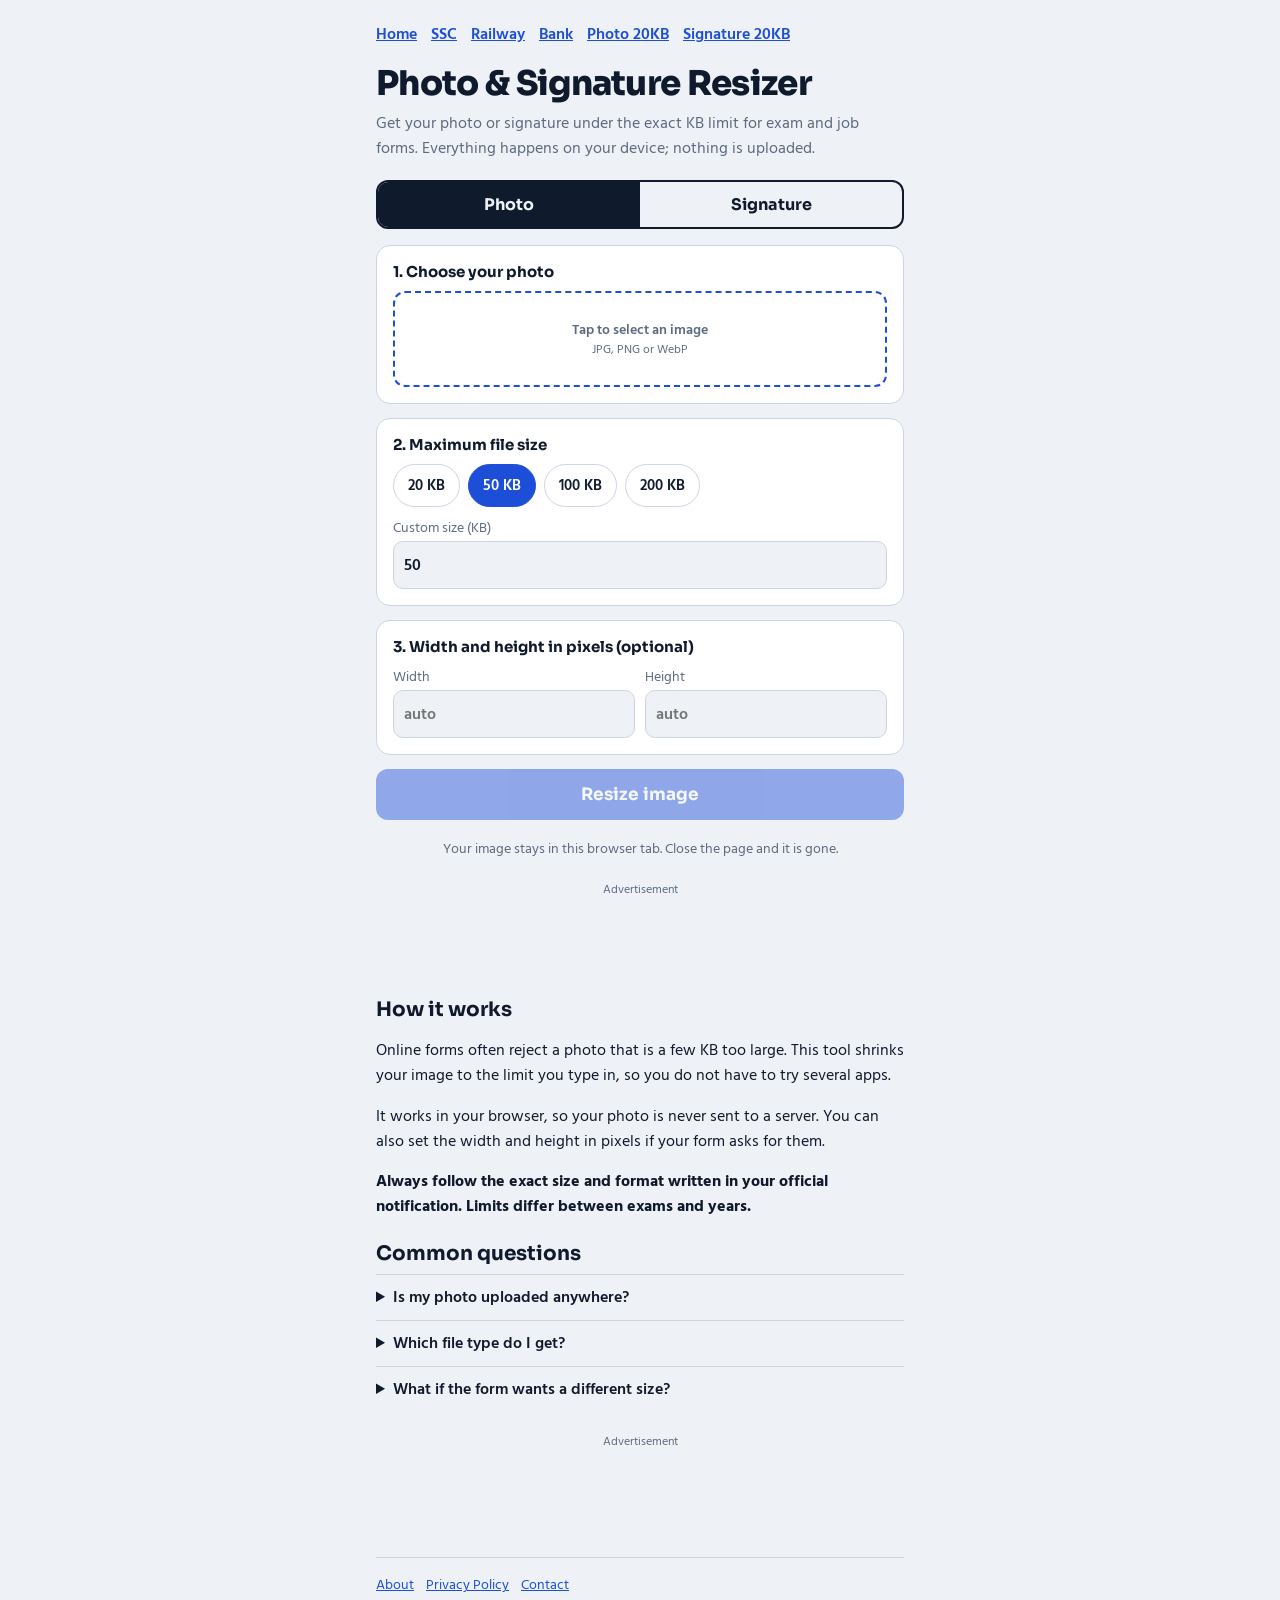
<file: index.html>
<!DOCTYPE html>
<html lang="en"><head><meta charset="utf-8"><meta name="viewport" content="width=device-width, initial-scale=1, viewport-fit=cover"><title>Photo &amp; Signature Resizer – Exact KB for Exam Forms</title><meta name="description" content="Get your photo or signature under the exact KB limit for exam and job forms. Everything happens on your device; nothing is uploaded."><link rel="stylesheet" href="https://fonts.googleapis.com/css2?family=Hind+Siliguri:wght@400;600;700&family=Sora:wght@500;700;800&display=swap"><link rel="stylesheet" href="/style.css"></head><body><main><nav class="top"><a href="/">Home</a><a href="/ssc">SSC</a><a href="/railway">Railway</a><a href="/bank">Bank</a><a href="/photo-20kb">Photo 20KB</a><a href="/signature-20kb">Signature 20KB</a></nav><h1>Photo &amp; Signature Resizer</h1><p class="sub">Get your photo or signature under the exact KB limit for exam and job forms. Everything happens on your device; nothing is uploaded.</p><div class="tabs" role="tablist">
<button role="tab" id="t-photo" aria-selected="true">Photo</button>
<button role="tab" id="t-sign" aria-selected="false">Signature</button>
</div>

<div class="card">
<h2 id="h-up">1. Choose your photo</h2>
<label class="drop"><span id="fname">Tap to select an image</span><small>JPG, PNG or WebP</small><input type="file" id="file" accept="image/*"></label>
</div>

<div class="card">
<h2>2. Maximum file size</h2>
<div class="chips" id="chips"></div>
<label>Custom size (KB)<input type="number" id="kb" min="2" max="5000" inputmode="numeric"></label>
</div>

<div class="card">
<h2>3. Width and height in pixels (optional)</h2>
<div class="row">
<label>Width<input type="number" id="w" min="20" max="4000" inputmode="numeric" placeholder="auto"></label>
<label>Height<input type="number" id="h" min="20" max="4000" inputmode="numeric" placeholder="auto"></label>
</div>
</div>

<button class="go" id="go" disabled>Resize image</button>

<div class="card" id="res" style="margin-top:14px" aria-live="polite">
<img id="prev" alt="Resized preview">
<p class="stat" id="stat"></p>
<p class="note" id="warn"></p>
<button class="go" id="dl" style="margin-top:12px">Download JPG</button>
<p class="note" id="hint"></p>
</div>

<p class="priv">Your image stays in this browser tab. Close the page and it is gone.</p><div class="ad"><small>Advertisement</small><script>
  atOptions = {
    'key' : '09274c3d370c949c4df51bc7dc05ffe4',
    'format' : 'iframe',
    'height' : 250,
    'width' : 300,
    'params' : {}
  };
</script>
<script src="https://www.highrevenueformat.com/09274c3d370c949c4df51bc7dc05ffe4/invoke.js"></script></div><section class="guide"><h2>How it works</h2><p>Online forms often reject a photo that is a few KB too large. This tool shrinks your image to the limit you type in, so you do not have to try several apps.</p><p>It works in your browser, so your photo is never sent to a server. You can also set the width and height in pixels if your form asks for them.</p><p><strong>Always follow the exact size and format written in your official notification. Limits differ between exams and years.</strong></p><h2>Common questions</h2><details><summary>Is my photo uploaded anywhere?</summary><p>No. The image is processed inside your browser tab and is gone when you close the page.</p></details><details><summary>Which file type do I get?</summary><p>A JPG, which is the format most application forms accept.</p></details><details><summary>What if the form wants a different size?</summary><p>Type any KB value in the custom size box. You can also enter width and height in pixels.</p></details><div class="ad"><small>Advertisement</small><script async="async" data-cfasync="false" src="https://pl31756710.profitableratecpmnetwork.com/7315538c08d8e907172d96a855b437c9/invoke.js"></script>
<div id="container-7315538c08d8e907172d96a855b437c9"></div></div></section><footer><a href="/about">About</a><a href="/privacy">Privacy Policy</a><a href="/contact">Contact</a></footer></main><script>window.PAGE={mode:"photo",kb:50};</script><script src="/app.js"></script></body></html>
</file>
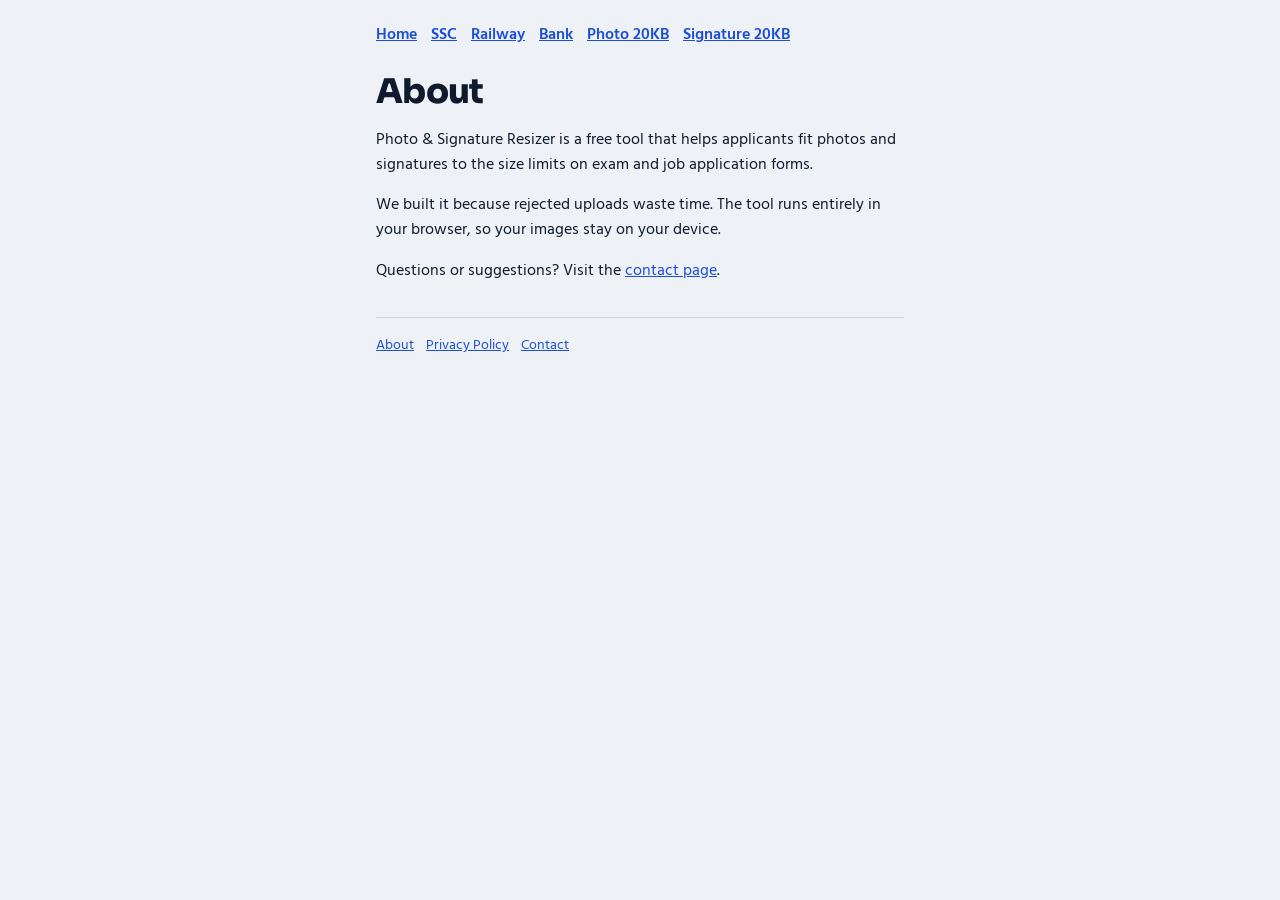
<file: about.html>
<!DOCTYPE html>
<html lang="en"><head><meta charset="utf-8"><meta name="viewport" content="width=device-width, initial-scale=1, viewport-fit=cover"><title>About</title><meta name="description" content="About"><link rel="stylesheet" href="https://fonts.googleapis.com/css2?family=Hind+Siliguri:wght@400;600;700&family=Sora:wght@500;700;800&display=swap"><link rel="stylesheet" href="/style.css"></head><body><main><nav class="top"><a href="/">Home</a><a href="/ssc">SSC</a><a href="/railway">Railway</a><a href="/bank">Bank</a><a href="/photo-20kb">Photo 20KB</a><a href="/signature-20kb">Signature 20KB</a></nav><section class="guide"><h1>About</h1><p>Photo &amp; Signature Resizer is a free tool that helps applicants fit photos and signatures to the size limits on exam and job application forms.</p><p>We built it because rejected uploads waste time. The tool runs entirely in your browser, so your images stay on your device.</p><p>Questions or suggestions? Visit the <a href="/contact">contact page</a>.</p></section><footer><a href="/about">About</a><a href="/privacy">Privacy Policy</a><a href="/contact">Contact</a></footer></main></body></html>
</file>
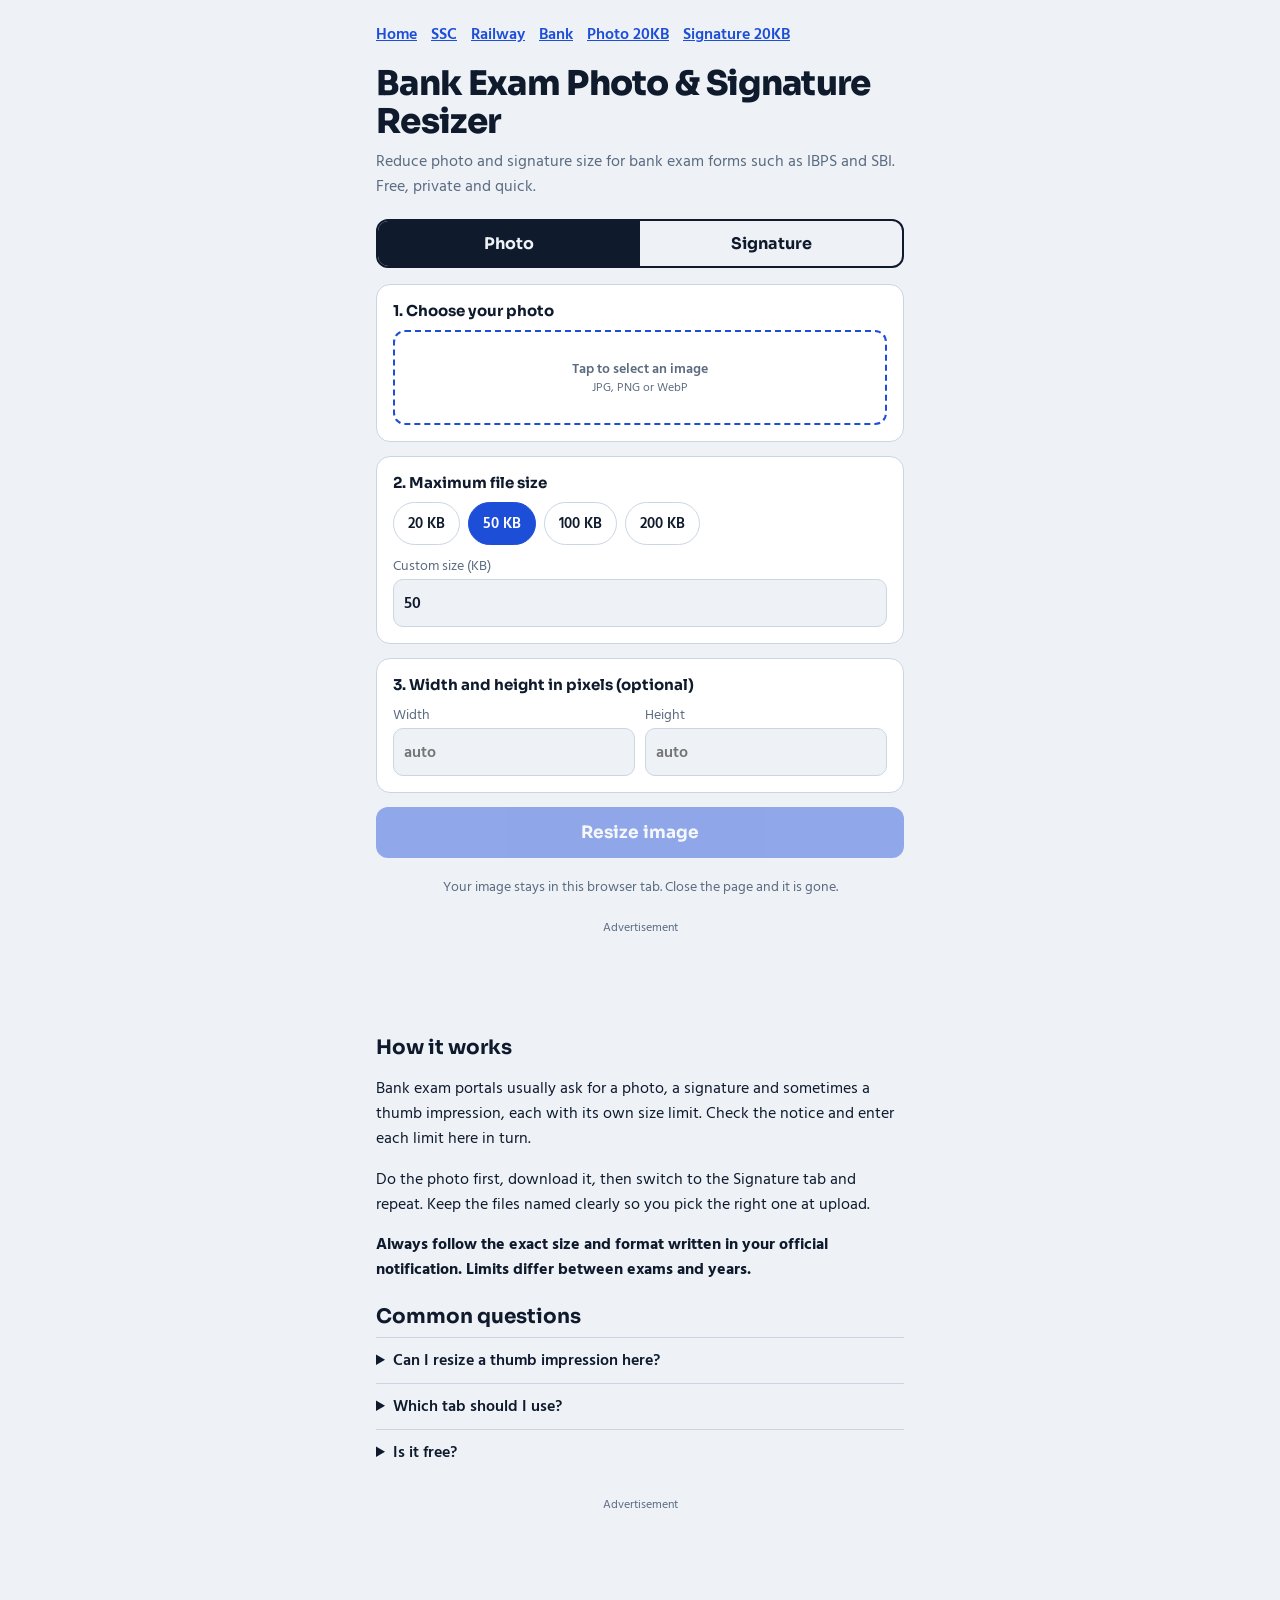
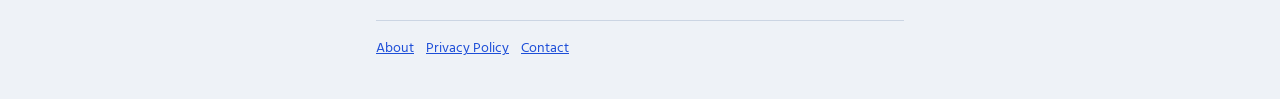
<file: bank.html>
<!DOCTYPE html>
<html lang="en"><head><meta charset="utf-8"><meta name="viewport" content="width=device-width, initial-scale=1, viewport-fit=cover"><title>Bank Exam Photo &amp; Signature Resizer (IBPS, SBI) – Reduce KB</title><meta name="description" content="Reduce photo and signature size for bank exam forms such as IBPS and SBI. Free, private and quick."><link rel="stylesheet" href="https://fonts.googleapis.com/css2?family=Hind+Siliguri:wght@400;600;700&family=Sora:wght@500;700;800&display=swap"><link rel="stylesheet" href="/style.css"></head><body><main><nav class="top"><a href="/">Home</a><a href="/ssc">SSC</a><a href="/railway">Railway</a><a href="/bank">Bank</a><a href="/photo-20kb">Photo 20KB</a><a href="/signature-20kb">Signature 20KB</a></nav><h1>Bank Exam Photo &amp; Signature Resizer</h1><p class="sub">Reduce photo and signature size for bank exam forms such as IBPS and SBI. Free, private and quick.</p><div class="tabs" role="tablist">
<button role="tab" id="t-photo" aria-selected="true">Photo</button>
<button role="tab" id="t-sign" aria-selected="false">Signature</button>
</div>

<div class="card">
<h2 id="h-up">1. Choose your photo</h2>
<label class="drop"><span id="fname">Tap to select an image</span><small>JPG, PNG or WebP</small><input type="file" id="file" accept="image/*"></label>
</div>

<div class="card">
<h2>2. Maximum file size</h2>
<div class="chips" id="chips"></div>
<label>Custom size (KB)<input type="number" id="kb" min="2" max="5000" inputmode="numeric"></label>
</div>

<div class="card">
<h2>3. Width and height in pixels (optional)</h2>
<div class="row">
<label>Width<input type="number" id="w" min="20" max="4000" inputmode="numeric" placeholder="auto"></label>
<label>Height<input type="number" id="h" min="20" max="4000" inputmode="numeric" placeholder="auto"></label>
</div>
</div>

<button class="go" id="go" disabled>Resize image</button>

<div class="card" id="res" style="margin-top:14px" aria-live="polite">
<img id="prev" alt="Resized preview">
<p class="stat" id="stat"></p>
<p class="note" id="warn"></p>
<button class="go" id="dl" style="margin-top:12px">Download JPG</button>
<p class="note" id="hint"></p>
</div>

<p class="priv">Your image stays in this browser tab. Close the page and it is gone.</p><div class="ad"><small>Advertisement</small><script>
  atOptions = {
    'key' : '09274c3d370c949c4df51bc7dc05ffe4',
    'format' : 'iframe',
    'height' : 250,
    'width' : 300,
    'params' : {}
  };
</script>
<script src="https://www.highrevenueformat.com/09274c3d370c949c4df51bc7dc05ffe4/invoke.js"></script></div><section class="guide"><h2>How it works</h2><p>Bank exam portals usually ask for a photo, a signature and sometimes a thumb impression, each with its own size limit. Check the notice and enter each limit here in turn.</p><p>Do the photo first, download it, then switch to the Signature tab and repeat. Keep the files named clearly so you pick the right one at upload.</p><p><strong>Always follow the exact size and format written in your official notification. Limits differ between exams and years.</strong></p><h2>Common questions</h2><details><summary>Can I resize a thumb impression here?</summary><p>Yes. Upload the scanned image on either tab and set the size your form asks for.</p></details><details><summary>Which tab should I use?</summary><p>Photo or Signature only changes the suggested sizes. Both tabs give the same result for any size you type.</p></details><details><summary>Is it free?</summary><p>Yes, there is no sign-up and no limit on how many images you resize.</p></details><div class="ad"><small>Advertisement</small><script async="async" data-cfasync="false" src="https://pl31756710.profitableratecpmnetwork.com/7315538c08d8e907172d96a855b437c9/invoke.js"></script>
<div id="container-7315538c08d8e907172d96a855b437c9"></div></div></section><footer><a href="/about">About</a><a href="/privacy">Privacy Policy</a><a href="/contact">Contact</a></footer></main><script>window.PAGE={mode:"photo",kb:50};</script><script src="/app.js"></script></body></html>
</file>
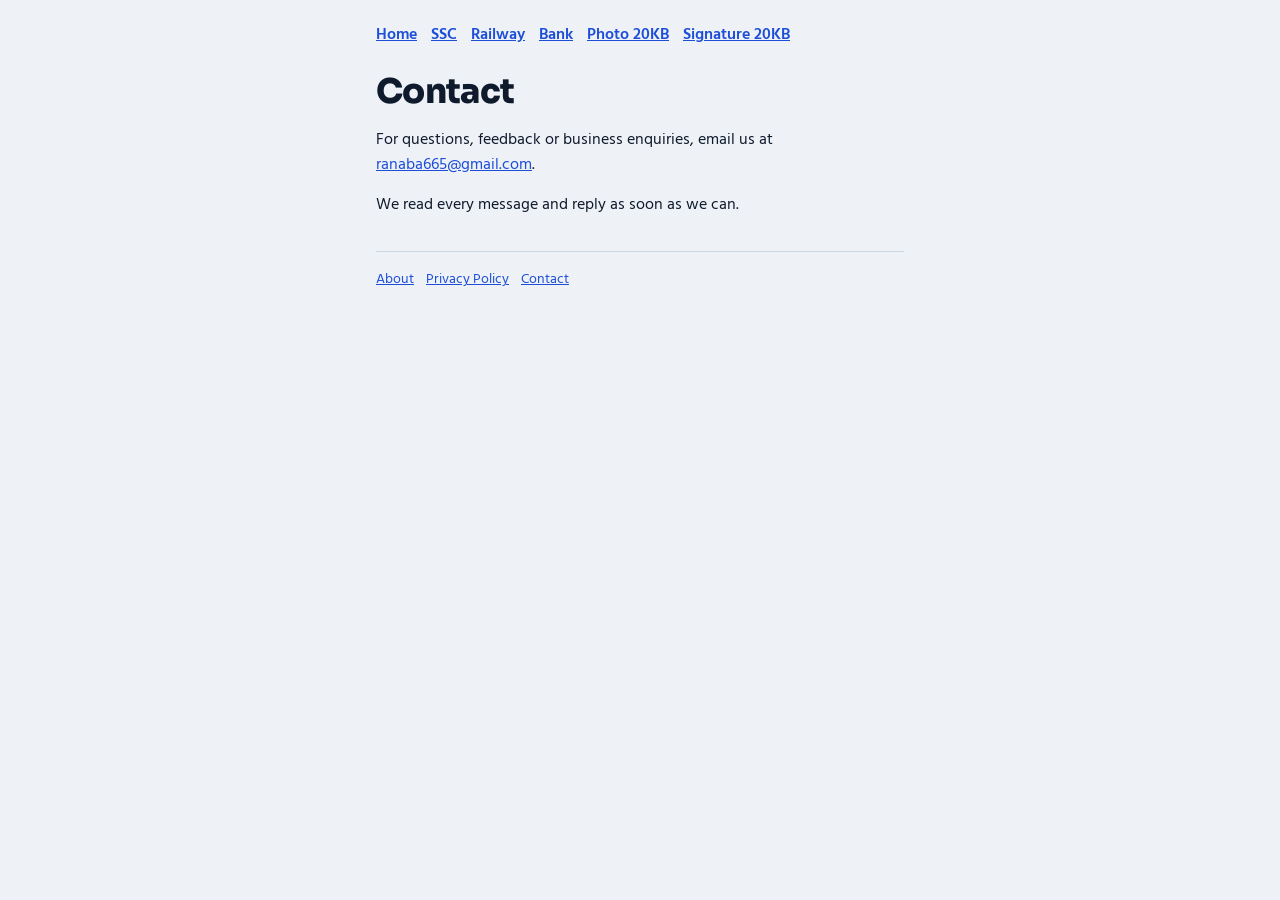
<file: contact.html>
<!DOCTYPE html>
<html lang="en"><head><meta charset="utf-8"><meta name="viewport" content="width=device-width, initial-scale=1, viewport-fit=cover"><title>Contact</title><meta name="description" content="Contact"><link rel="stylesheet" href="https://fonts.googleapis.com/css2?family=Hind+Siliguri:wght@400;600;700&family=Sora:wght@500;700;800&display=swap"><link rel="stylesheet" href="/style.css"></head><body><main><nav class="top"><a href="/">Home</a><a href="/ssc">SSC</a><a href="/railway">Railway</a><a href="/bank">Bank</a><a href="/photo-20kb">Photo 20KB</a><a href="/signature-20kb">Signature 20KB</a></nav><section class="guide"><h1>Contact</h1><p>For questions, feedback or business enquiries, email us at <a href="mailto:ranaba665@gmail.com">ranaba665@gmail.com</a>.</p><p>We read every message and reply as soon as we can.</p></section><footer><a href="/about">About</a><a href="/privacy">Privacy Policy</a><a href="/contact">Contact</a></footer></main></body></html>
</file>
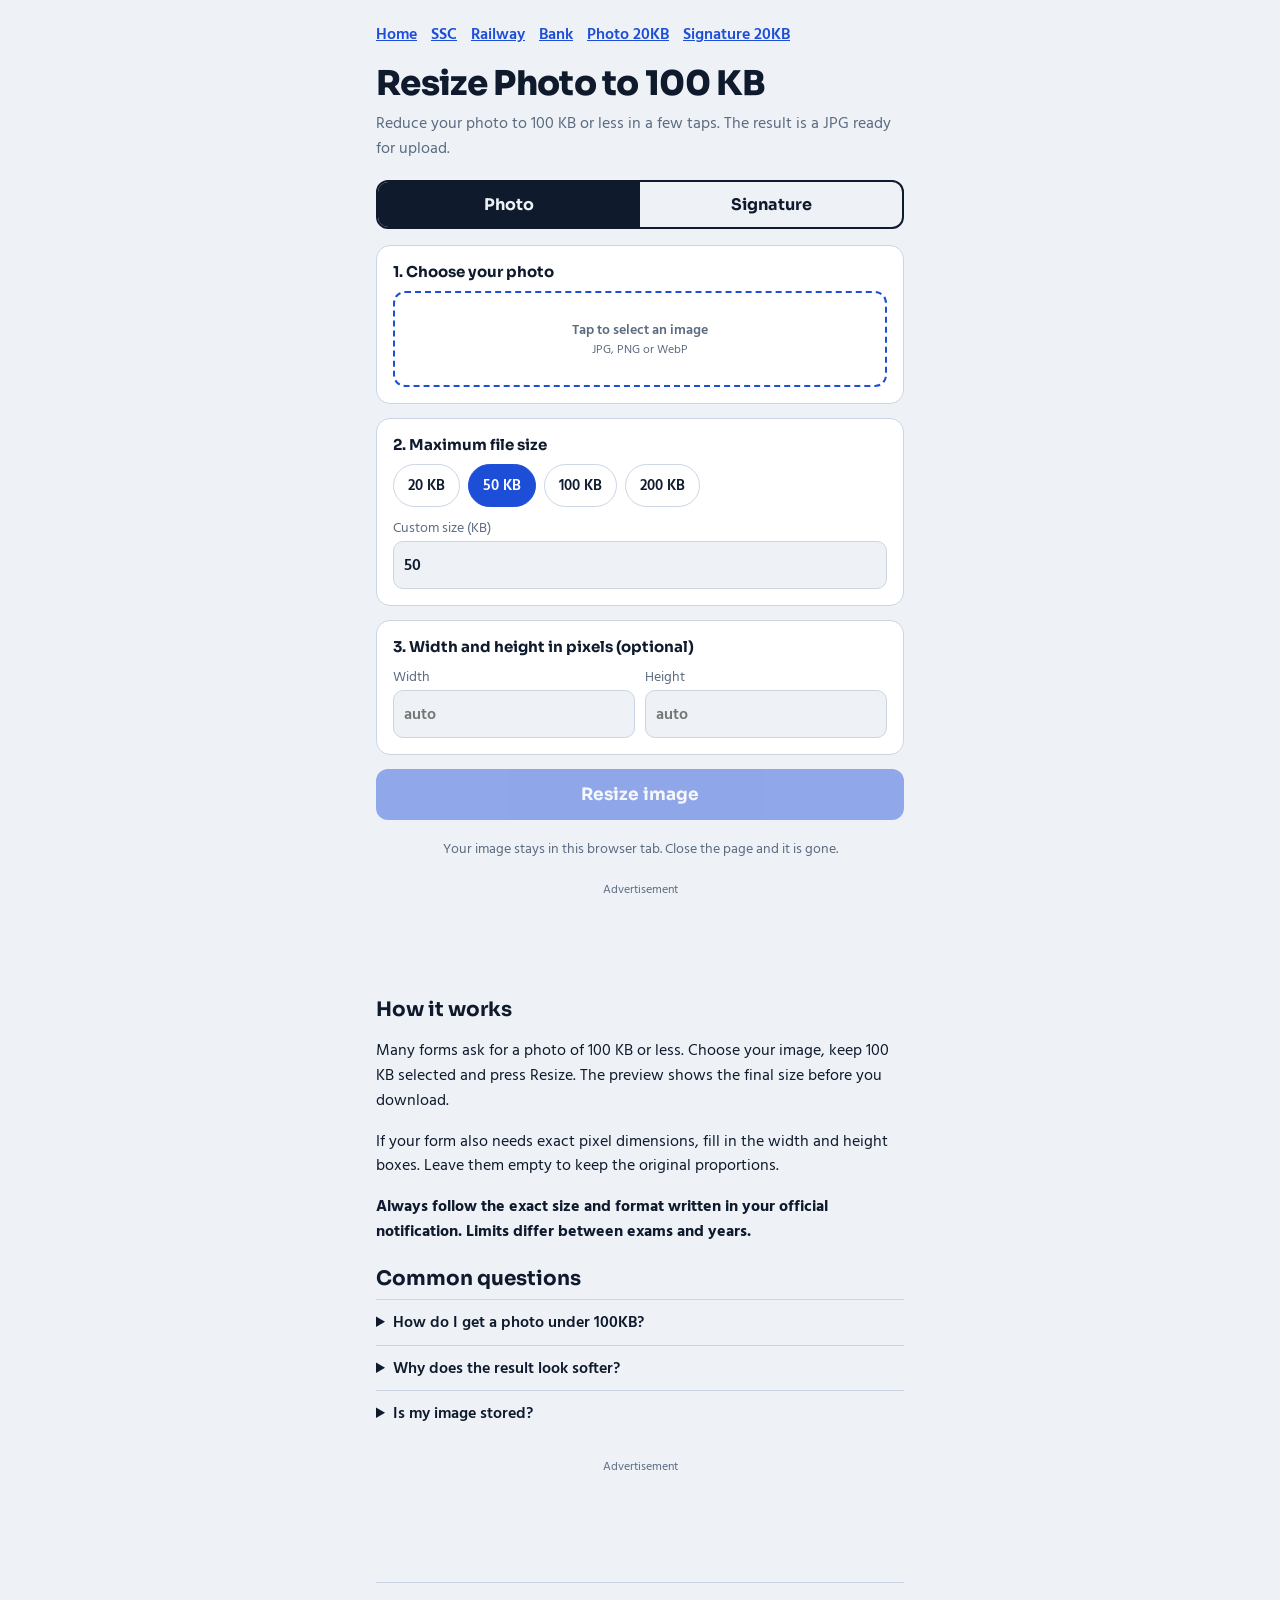
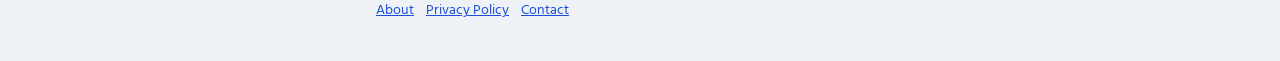
<file: photo-100kb.html>
<!DOCTYPE html>
<html lang="en"><head><meta charset="utf-8"><meta name="viewport" content="width=device-width, initial-scale=1, viewport-fit=cover"><title>Resize Photo to 100KB Online – Free Photo Compressor</title><meta name="description" content="Reduce your photo to 100 KB or less in a few taps. The result is a JPG ready for upload."><link rel="stylesheet" href="https://fonts.googleapis.com/css2?family=Hind+Siliguri:wght@400;600;700&family=Sora:wght@500;700;800&display=swap"><link rel="stylesheet" href="/style.css"></head><body><main><nav class="top"><a href="/">Home</a><a href="/ssc">SSC</a><a href="/railway">Railway</a><a href="/bank">Bank</a><a href="/photo-20kb">Photo 20KB</a><a href="/signature-20kb">Signature 20KB</a></nav><h1>Resize Photo to 100 KB</h1><p class="sub">Reduce your photo to 100 KB or less in a few taps. The result is a JPG ready for upload.</p><div class="tabs" role="tablist">
<button role="tab" id="t-photo" aria-selected="true">Photo</button>
<button role="tab" id="t-sign" aria-selected="false">Signature</button>
</div>

<div class="card">
<h2 id="h-up">1. Choose your photo</h2>
<label class="drop"><span id="fname">Tap to select an image</span><small>JPG, PNG or WebP</small><input type="file" id="file" accept="image/*"></label>
</div>

<div class="card">
<h2>2. Maximum file size</h2>
<div class="chips" id="chips"></div>
<label>Custom size (KB)<input type="number" id="kb" min="2" max="5000" inputmode="numeric"></label>
</div>

<div class="card">
<h2>3. Width and height in pixels (optional)</h2>
<div class="row">
<label>Width<input type="number" id="w" min="20" max="4000" inputmode="numeric" placeholder="auto"></label>
<label>Height<input type="number" id="h" min="20" max="4000" inputmode="numeric" placeholder="auto"></label>
</div>
</div>

<button class="go" id="go" disabled>Resize image</button>

<div class="card" id="res" style="margin-top:14px" aria-live="polite">
<img id="prev" alt="Resized preview">
<p class="stat" id="stat"></p>
<p class="note" id="warn"></p>
<button class="go" id="dl" style="margin-top:12px">Download JPG</button>
<p class="note" id="hint"></p>
</div>

<p class="priv">Your image stays in this browser tab. Close the page and it is gone.</p><div class="ad"><small>Advertisement</small><script>
  atOptions = {
    'key' : '09274c3d370c949c4df51bc7dc05ffe4',
    'format' : 'iframe',
    'height' : 250,
    'width' : 300,
    'params' : {}
  };
</script>
<script src="https://www.highrevenueformat.com/09274c3d370c949c4df51bc7dc05ffe4/invoke.js"></script></div><section class="guide"><h2>How it works</h2><p>Many forms ask for a photo of 100 KB or less. Choose your image, keep 100 KB selected and press Resize. The preview shows the final size before you download.</p><p>If your form also needs exact pixel dimensions, fill in the width and height boxes. Leave them empty to keep the original proportions.</p><p><strong>Always follow the exact size and format written in your official notification. Limits differ between exams and years.</strong></p><h2>Common questions</h2><details><summary>How do I get a photo under 100KB?</summary><p>Upload the image, keep 100 KB as the maximum and press Resize. The tool lowers quality and size just enough to fit.</p></details><details><summary>Why does the result look softer?</summary><p>Fitting a large image into a small file means some detail is lost. Use the largest KB your form allows for the best look.</p></details><details><summary>Is my image stored?</summary><p>No. It never leaves your browser.</p></details><div class="ad"><small>Advertisement</small><script async="async" data-cfasync="false" src="https://pl31756710.profitableratecpmnetwork.com/7315538c08d8e907172d96a855b437c9/invoke.js"></script>
<div id="container-7315538c08d8e907172d96a855b437c9"></div></div></section><footer><a href="/about">About</a><a href="/privacy">Privacy Policy</a><a href="/contact">Contact</a></footer></main><script>window.PAGE={mode:"photo",kb:100};</script><script src="/app.js"></script></body></html>
</file>
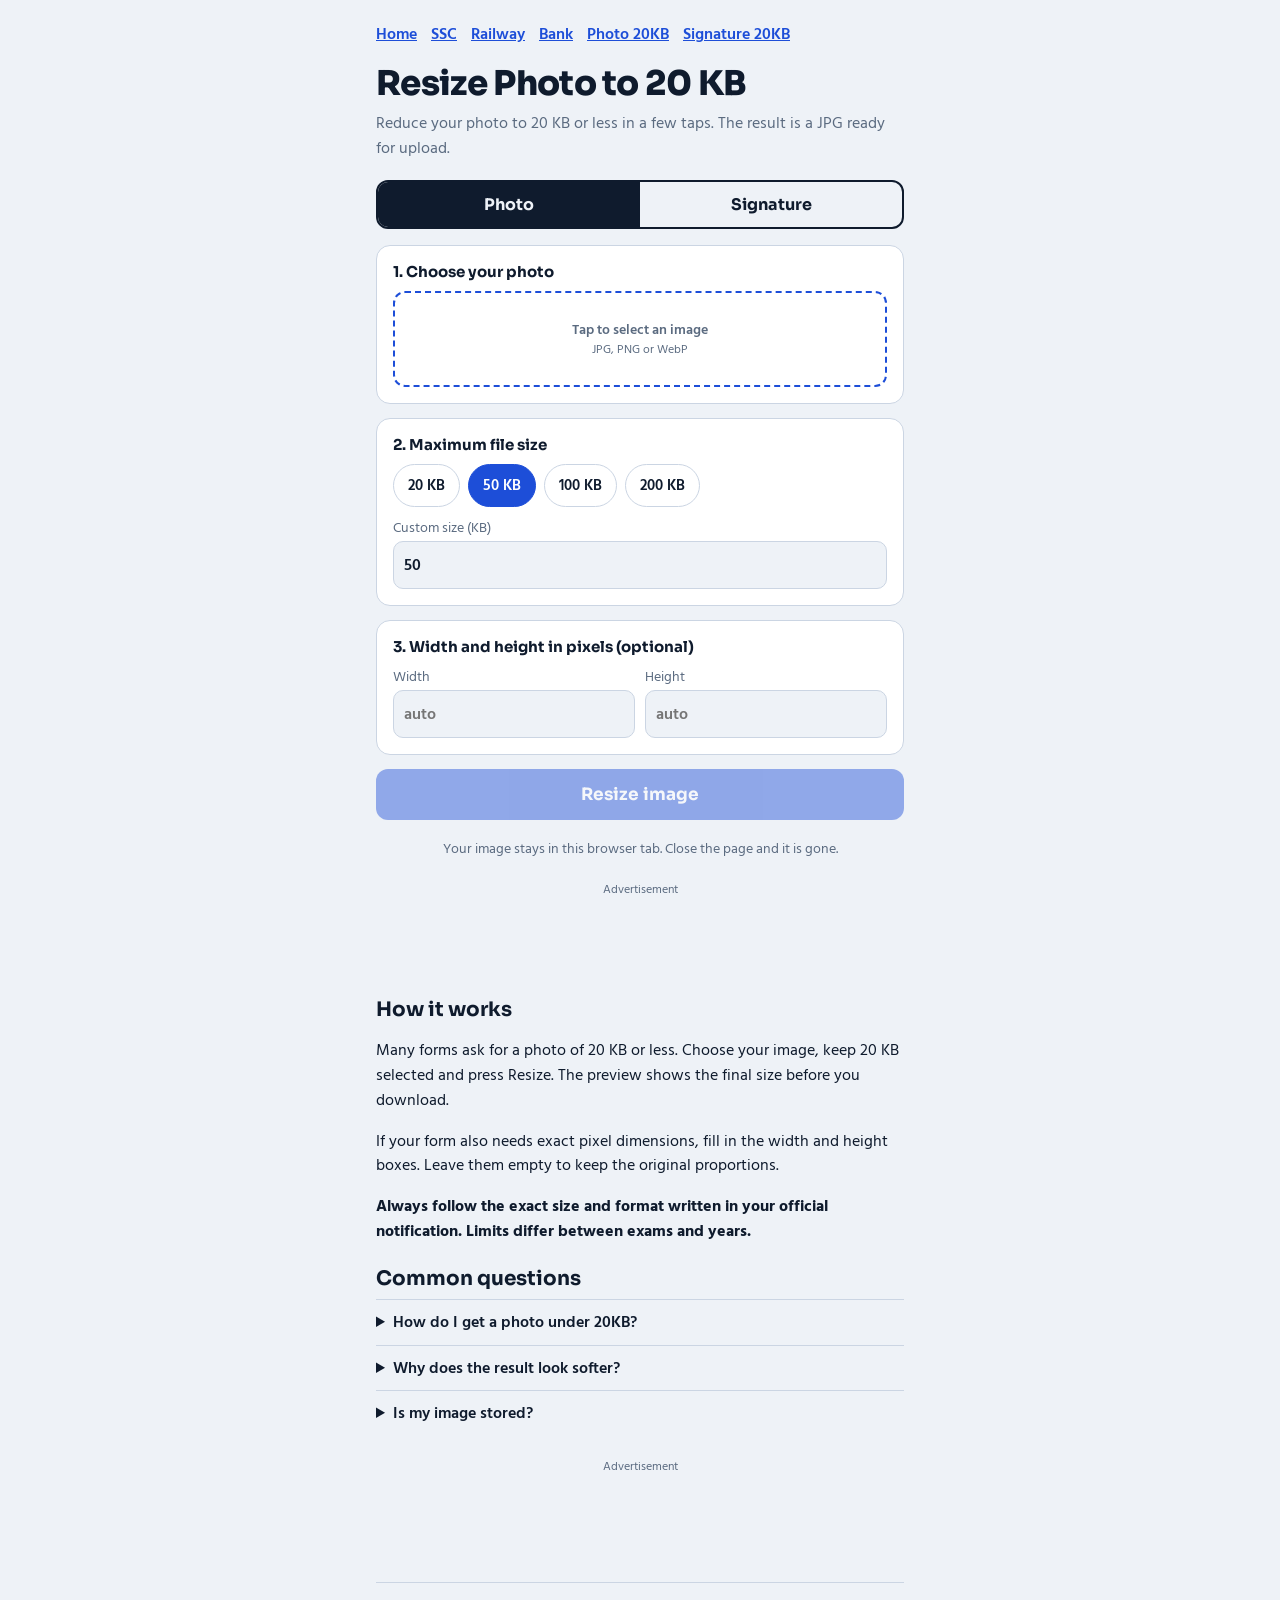
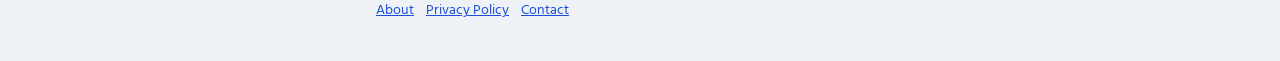
<file: photo-20kb.html>
<!DOCTYPE html>
<html lang="en"><head><meta charset="utf-8"><meta name="viewport" content="width=device-width, initial-scale=1, viewport-fit=cover"><title>Resize Photo to 20KB Online – Free Photo Compressor</title><meta name="description" content="Reduce your photo to 20 KB or less in a few taps. The result is a JPG ready for upload."><link rel="stylesheet" href="https://fonts.googleapis.com/css2?family=Hind+Siliguri:wght@400;600;700&family=Sora:wght@500;700;800&display=swap"><link rel="stylesheet" href="/style.css"></head><body><main><nav class="top"><a href="/">Home</a><a href="/ssc">SSC</a><a href="/railway">Railway</a><a href="/bank">Bank</a><a href="/photo-20kb">Photo 20KB</a><a href="/signature-20kb">Signature 20KB</a></nav><h1>Resize Photo to 20 KB</h1><p class="sub">Reduce your photo to 20 KB or less in a few taps. The result is a JPG ready for upload.</p><div class="tabs" role="tablist">
<button role="tab" id="t-photo" aria-selected="true">Photo</button>
<button role="tab" id="t-sign" aria-selected="false">Signature</button>
</div>

<div class="card">
<h2 id="h-up">1. Choose your photo</h2>
<label class="drop"><span id="fname">Tap to select an image</span><small>JPG, PNG or WebP</small><input type="file" id="file" accept="image/*"></label>
</div>

<div class="card">
<h2>2. Maximum file size</h2>
<div class="chips" id="chips"></div>
<label>Custom size (KB)<input type="number" id="kb" min="2" max="5000" inputmode="numeric"></label>
</div>

<div class="card">
<h2>3. Width and height in pixels (optional)</h2>
<div class="row">
<label>Width<input type="number" id="w" min="20" max="4000" inputmode="numeric" placeholder="auto"></label>
<label>Height<input type="number" id="h" min="20" max="4000" inputmode="numeric" placeholder="auto"></label>
</div>
</div>

<button class="go" id="go" disabled>Resize image</button>

<div class="card" id="res" style="margin-top:14px" aria-live="polite">
<img id="prev" alt="Resized preview">
<p class="stat" id="stat"></p>
<p class="note" id="warn"></p>
<button class="go" id="dl" style="margin-top:12px">Download JPG</button>
<p class="note" id="hint"></p>
</div>

<p class="priv">Your image stays in this browser tab. Close the page and it is gone.</p><div class="ad"><small>Advertisement</small><script>
  atOptions = {
    'key' : '09274c3d370c949c4df51bc7dc05ffe4',
    'format' : 'iframe',
    'height' : 250,
    'width' : 300,
    'params' : {}
  };
</script>
<script src="https://www.highrevenueformat.com/09274c3d370c949c4df51bc7dc05ffe4/invoke.js"></script></div><section class="guide"><h2>How it works</h2><p>Many forms ask for a photo of 20 KB or less. Choose your image, keep 20 KB selected and press Resize. The preview shows the final size before you download.</p><p>If your form also needs exact pixel dimensions, fill in the width and height boxes. Leave them empty to keep the original proportions.</p><p><strong>Always follow the exact size and format written in your official notification. Limits differ between exams and years.</strong></p><h2>Common questions</h2><details><summary>How do I get a photo under 20KB?</summary><p>Upload the image, keep 20 KB as the maximum and press Resize. The tool lowers quality and size just enough to fit.</p></details><details><summary>Why does the result look softer?</summary><p>Fitting a large image into a small file means some detail is lost. Use the largest KB your form allows for the best look.</p></details><details><summary>Is my image stored?</summary><p>No. It never leaves your browser.</p></details><div class="ad"><small>Advertisement</small><script async="async" data-cfasync="false" src="https://pl31756710.profitableratecpmnetwork.com/7315538c08d8e907172d96a855b437c9/invoke.js"></script>
<div id="container-7315538c08d8e907172d96a855b437c9"></div></div></section><footer><a href="/about">About</a><a href="/privacy">Privacy Policy</a><a href="/contact">Contact</a></footer></main><script>window.PAGE={mode:"photo",kb:20};</script><script src="/app.js"></script></body></html>
</file>
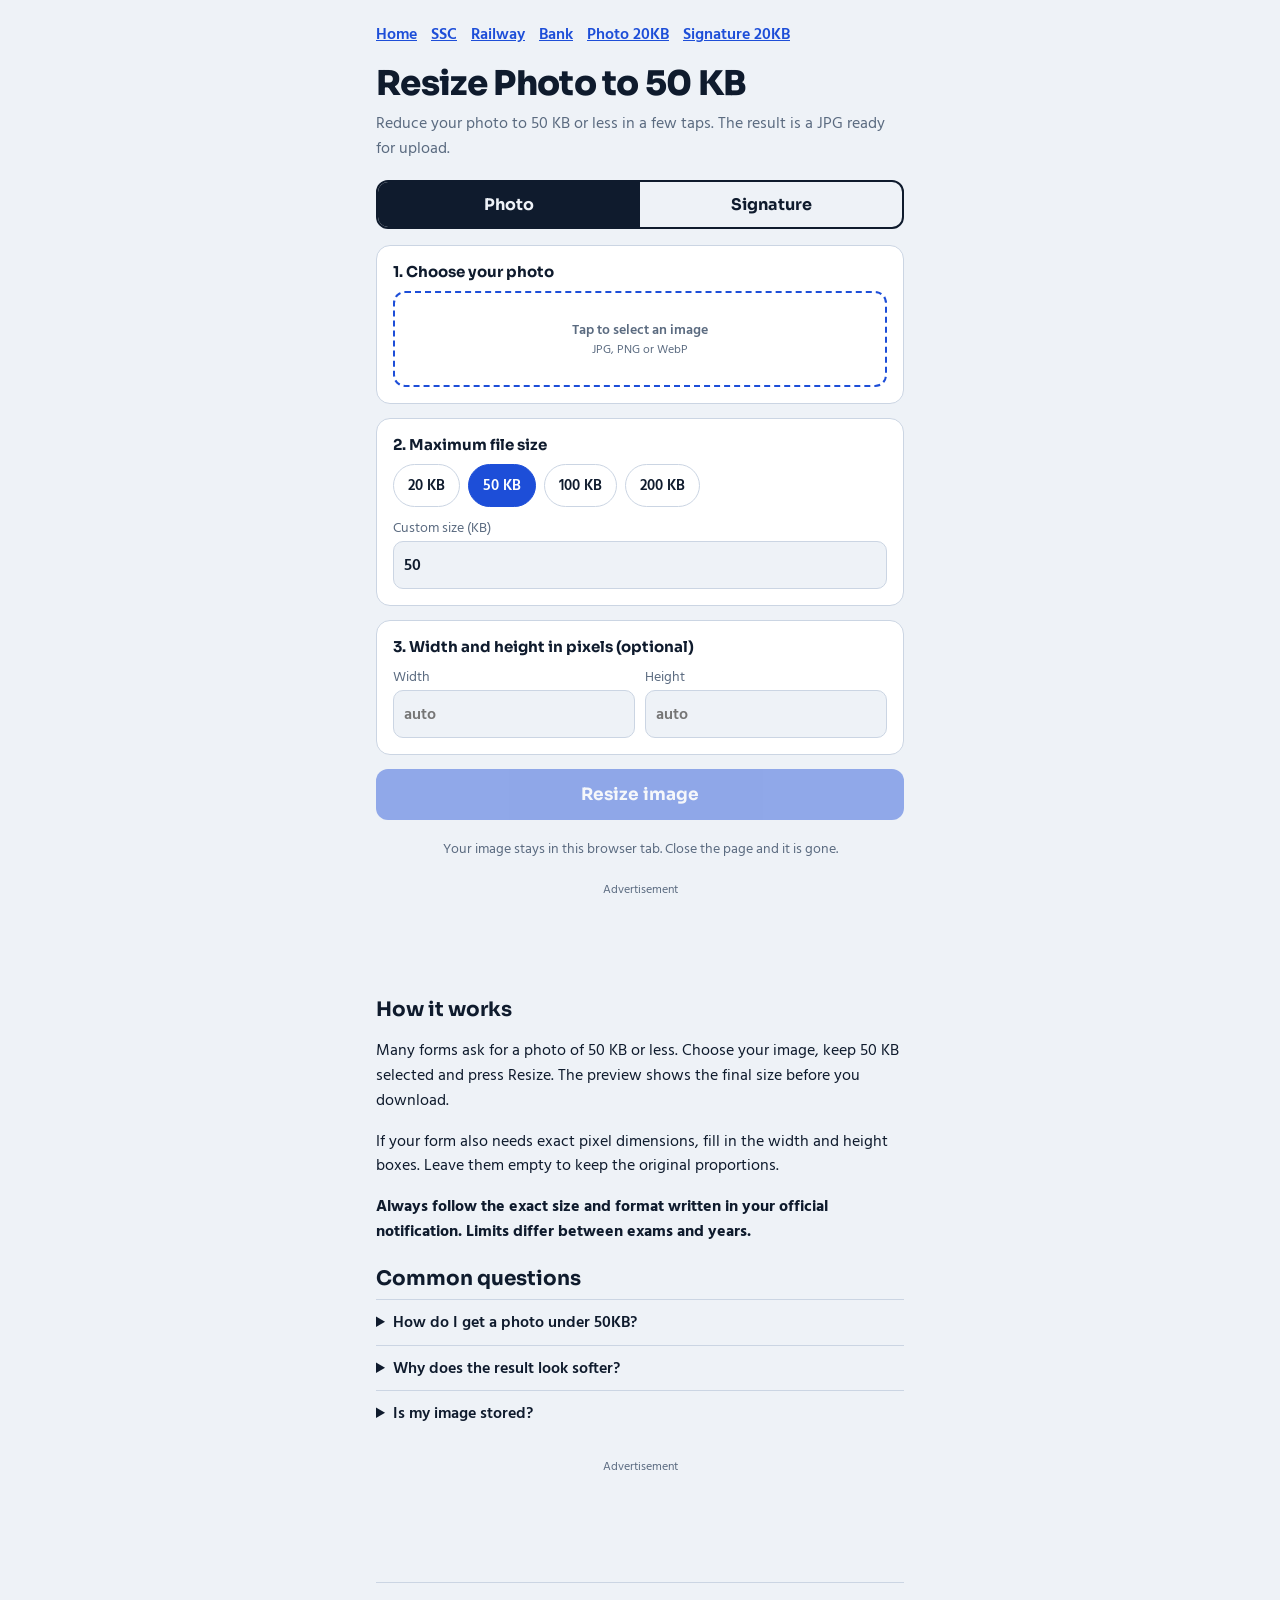
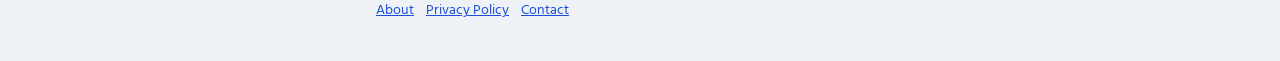
<file: photo-50kb.html>
<!DOCTYPE html>
<html lang="en"><head><meta charset="utf-8"><meta name="viewport" content="width=device-width, initial-scale=1, viewport-fit=cover"><title>Resize Photo to 50KB Online – Free Photo Compressor</title><meta name="description" content="Reduce your photo to 50 KB or less in a few taps. The result is a JPG ready for upload."><link rel="stylesheet" href="https://fonts.googleapis.com/css2?family=Hind+Siliguri:wght@400;600;700&family=Sora:wght@500;700;800&display=swap"><link rel="stylesheet" href="/style.css"></head><body><main><nav class="top"><a href="/">Home</a><a href="/ssc">SSC</a><a href="/railway">Railway</a><a href="/bank">Bank</a><a href="/photo-20kb">Photo 20KB</a><a href="/signature-20kb">Signature 20KB</a></nav><h1>Resize Photo to 50 KB</h1><p class="sub">Reduce your photo to 50 KB or less in a few taps. The result is a JPG ready for upload.</p><div class="tabs" role="tablist">
<button role="tab" id="t-photo" aria-selected="true">Photo</button>
<button role="tab" id="t-sign" aria-selected="false">Signature</button>
</div>

<div class="card">
<h2 id="h-up">1. Choose your photo</h2>
<label class="drop"><span id="fname">Tap to select an image</span><small>JPG, PNG or WebP</small><input type="file" id="file" accept="image/*"></label>
</div>

<div class="card">
<h2>2. Maximum file size</h2>
<div class="chips" id="chips"></div>
<label>Custom size (KB)<input type="number" id="kb" min="2" max="5000" inputmode="numeric"></label>
</div>

<div class="card">
<h2>3. Width and height in pixels (optional)</h2>
<div class="row">
<label>Width<input type="number" id="w" min="20" max="4000" inputmode="numeric" placeholder="auto"></label>
<label>Height<input type="number" id="h" min="20" max="4000" inputmode="numeric" placeholder="auto"></label>
</div>
</div>

<button class="go" id="go" disabled>Resize image</button>

<div class="card" id="res" style="margin-top:14px" aria-live="polite">
<img id="prev" alt="Resized preview">
<p class="stat" id="stat"></p>
<p class="note" id="warn"></p>
<button class="go" id="dl" style="margin-top:12px">Download JPG</button>
<p class="note" id="hint"></p>
</div>

<p class="priv">Your image stays in this browser tab. Close the page and it is gone.</p><div class="ad"><small>Advertisement</small><script>
  atOptions = {
    'key' : '09274c3d370c949c4df51bc7dc05ffe4',
    'format' : 'iframe',
    'height' : 250,
    'width' : 300,
    'params' : {}
  };
</script>
<script src="https://www.highrevenueformat.com/09274c3d370c949c4df51bc7dc05ffe4/invoke.js"></script></div><section class="guide"><h2>How it works</h2><p>Many forms ask for a photo of 50 KB or less. Choose your image, keep 50 KB selected and press Resize. The preview shows the final size before you download.</p><p>If your form also needs exact pixel dimensions, fill in the width and height boxes. Leave them empty to keep the original proportions.</p><p><strong>Always follow the exact size and format written in your official notification. Limits differ between exams and years.</strong></p><h2>Common questions</h2><details><summary>How do I get a photo under 50KB?</summary><p>Upload the image, keep 50 KB as the maximum and press Resize. The tool lowers quality and size just enough to fit.</p></details><details><summary>Why does the result look softer?</summary><p>Fitting a large image into a small file means some detail is lost. Use the largest KB your form allows for the best look.</p></details><details><summary>Is my image stored?</summary><p>No. It never leaves your browser.</p></details><div class="ad"><small>Advertisement</small><script async="async" data-cfasync="false" src="https://pl31756710.profitableratecpmnetwork.com/7315538c08d8e907172d96a855b437c9/invoke.js"></script>
<div id="container-7315538c08d8e907172d96a855b437c9"></div></div></section><footer><a href="/about">About</a><a href="/privacy">Privacy Policy</a><a href="/contact">Contact</a></footer></main><script>window.PAGE={mode:"photo",kb:50};</script><script src="/app.js"></script></body></html>
</file>
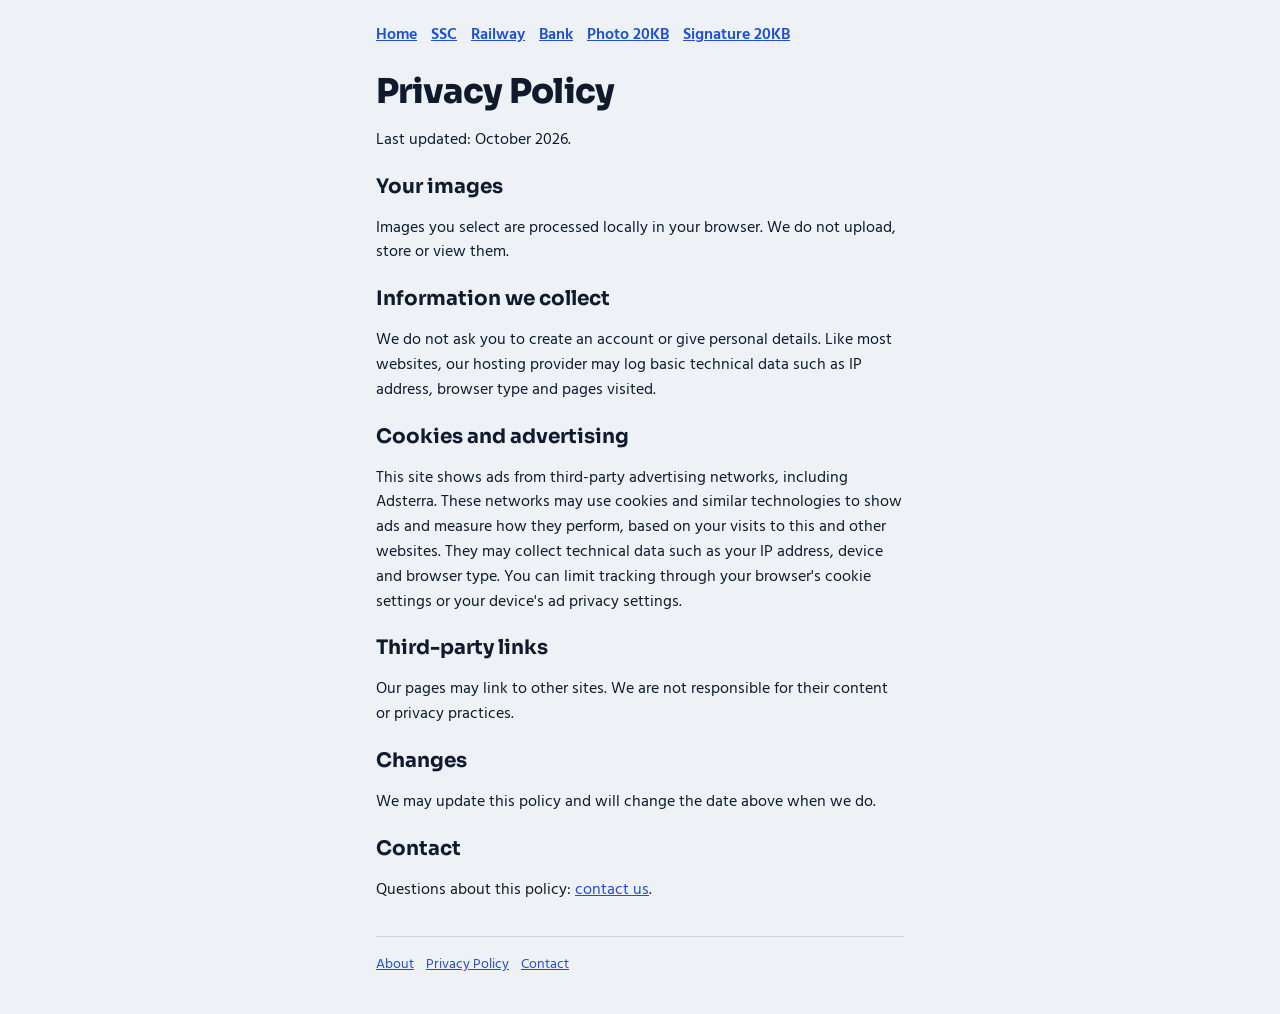
<file: privacy.html>
<!DOCTYPE html>
<html lang="en"><head><meta charset="utf-8"><meta name="viewport" content="width=device-width, initial-scale=1, viewport-fit=cover"><title>Privacy Policy</title><meta name="description" content="Privacy Policy"><link rel="stylesheet" href="https://fonts.googleapis.com/css2?family=Hind+Siliguri:wght@400;600;700&family=Sora:wght@500;700;800&display=swap"><link rel="stylesheet" href="/style.css"></head><body><main><nav class="top"><a href="/">Home</a><a href="/ssc">SSC</a><a href="/railway">Railway</a><a href="/bank">Bank</a><a href="/photo-20kb">Photo 20KB</a><a href="/signature-20kb">Signature 20KB</a></nav><section class="guide"><h1>Privacy Policy</h1><p>Last updated: October 2026.</p>
<h2>Your images</h2><p>Images you select are processed locally in your browser. We do not upload, store or view them.</p>
<h2>Information we collect</h2><p>We do not ask you to create an account or give personal details. Like most websites, our hosting provider may log basic technical data such as IP address, browser type and pages visited.</p>
<h2>Cookies and advertising</h2><p>This site shows ads from third-party advertising networks, including Adsterra. These networks may use cookies and similar technologies to show ads and measure how they perform, based on your visits to this and other websites. They may collect technical data such as your IP address, device and browser type. You can limit tracking through your browser's cookie settings or your device's ad privacy settings.</p><h2>Third-party links</h2><p>Our pages may link to other sites. We are not responsible for their content or privacy practices.</p>
<h2>Changes</h2><p>We may update this policy and will change the date above when we do.</p>
<h2>Contact</h2><p>Questions about this policy: <a href="/contact">contact us</a>.</p></section><footer><a href="/about">About</a><a href="/privacy">Privacy Policy</a><a href="/contact">Contact</a></footer></main></body></html>
</file>
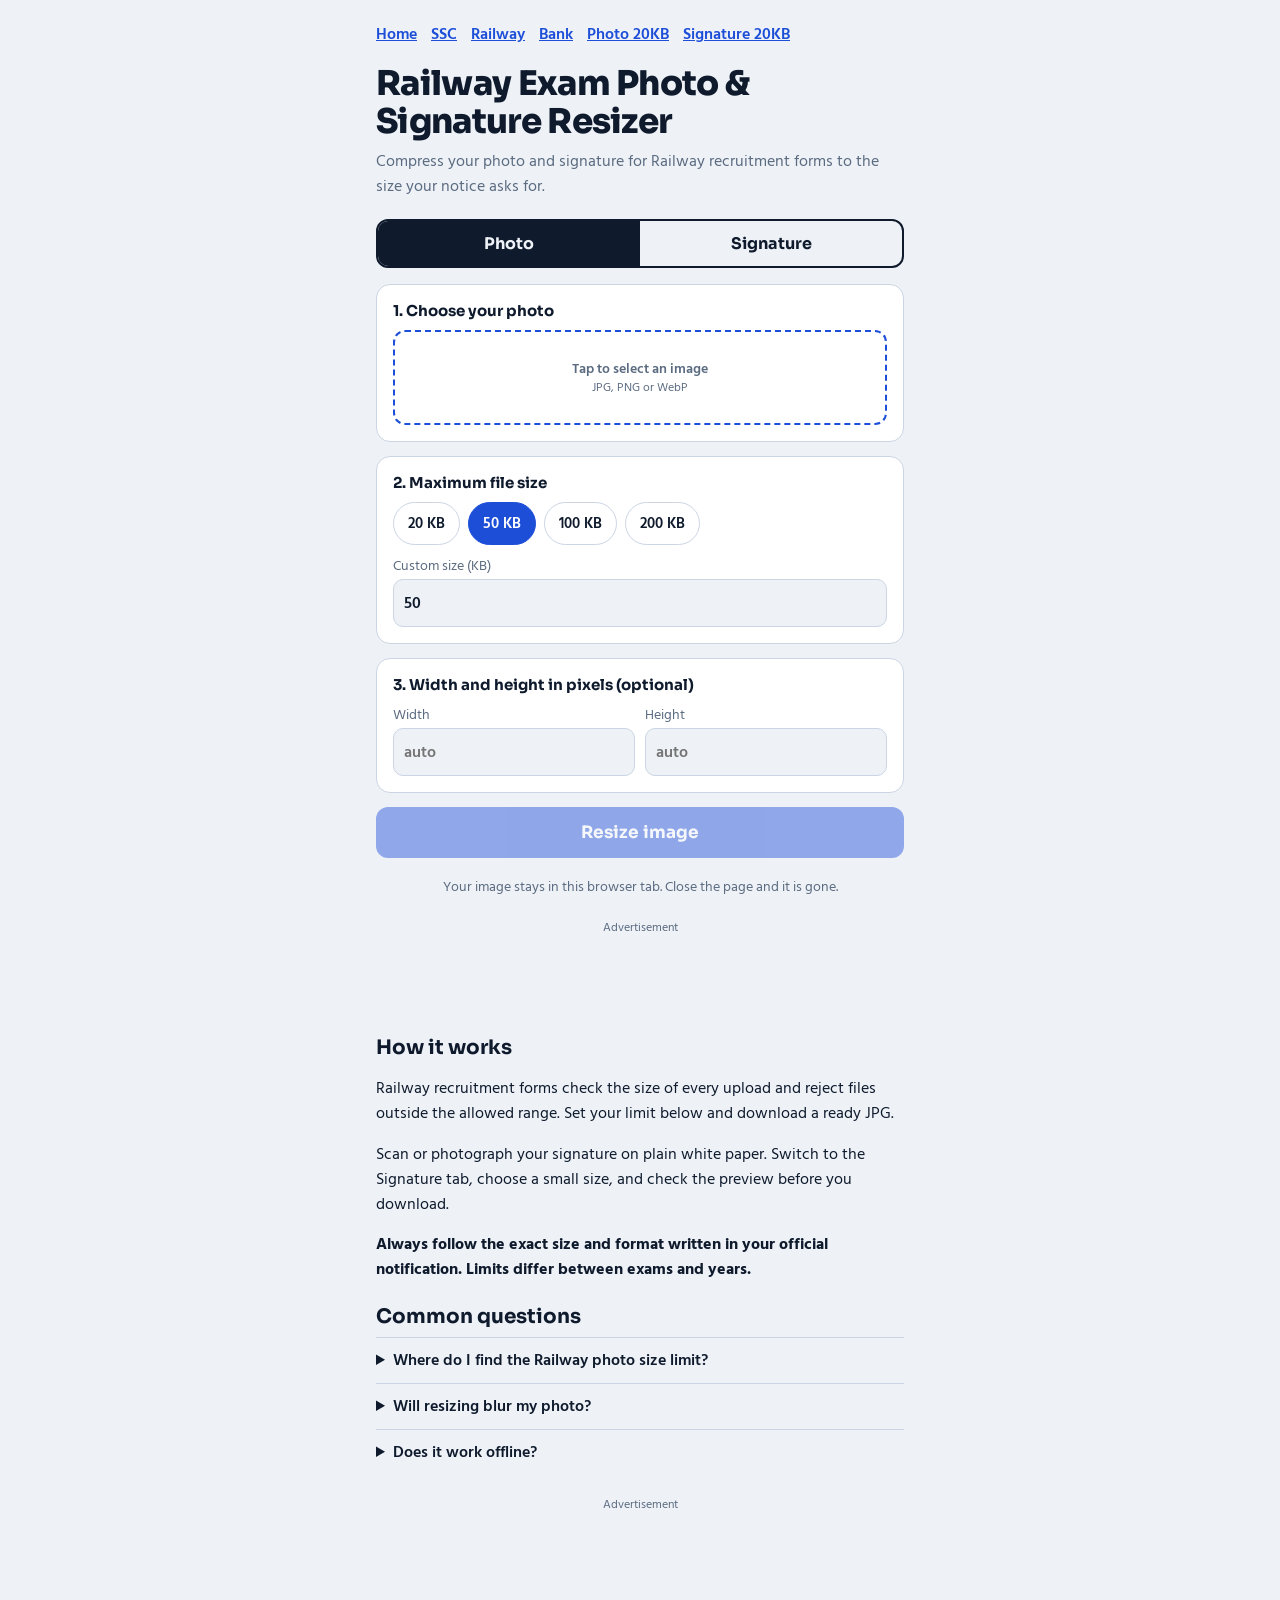
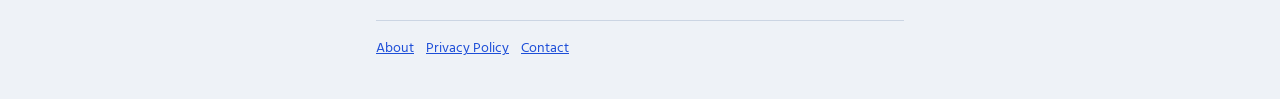
<file: railway.html>
<!DOCTYPE html>
<html lang="en"><head><meta charset="utf-8"><meta name="viewport" content="width=device-width, initial-scale=1, viewport-fit=cover"><title>Railway (RRB) Photo &amp; Signature Resizer – Compress to KB</title><meta name="description" content="Compress your photo and signature for Railway recruitment forms to the size your notice asks for."><link rel="stylesheet" href="https://fonts.googleapis.com/css2?family=Hind+Siliguri:wght@400;600;700&family=Sora:wght@500;700;800&display=swap"><link rel="stylesheet" href="/style.css"></head><body><main><nav class="top"><a href="/">Home</a><a href="/ssc">SSC</a><a href="/railway">Railway</a><a href="/bank">Bank</a><a href="/photo-20kb">Photo 20KB</a><a href="/signature-20kb">Signature 20KB</a></nav><h1>Railway Exam Photo &amp; Signature Resizer</h1><p class="sub">Compress your photo and signature for Railway recruitment forms to the size your notice asks for.</p><div class="tabs" role="tablist">
<button role="tab" id="t-photo" aria-selected="true">Photo</button>
<button role="tab" id="t-sign" aria-selected="false">Signature</button>
</div>

<div class="card">
<h2 id="h-up">1. Choose your photo</h2>
<label class="drop"><span id="fname">Tap to select an image</span><small>JPG, PNG or WebP</small><input type="file" id="file" accept="image/*"></label>
</div>

<div class="card">
<h2>2. Maximum file size</h2>
<div class="chips" id="chips"></div>
<label>Custom size (KB)<input type="number" id="kb" min="2" max="5000" inputmode="numeric"></label>
</div>

<div class="card">
<h2>3. Width and height in pixels (optional)</h2>
<div class="row">
<label>Width<input type="number" id="w" min="20" max="4000" inputmode="numeric" placeholder="auto"></label>
<label>Height<input type="number" id="h" min="20" max="4000" inputmode="numeric" placeholder="auto"></label>
</div>
</div>

<button class="go" id="go" disabled>Resize image</button>

<div class="card" id="res" style="margin-top:14px" aria-live="polite">
<img id="prev" alt="Resized preview">
<p class="stat" id="stat"></p>
<p class="note" id="warn"></p>
<button class="go" id="dl" style="margin-top:12px">Download JPG</button>
<p class="note" id="hint"></p>
</div>

<p class="priv">Your image stays in this browser tab. Close the page and it is gone.</p><div class="ad"><small>Advertisement</small><script>
  atOptions = {
    'key' : '09274c3d370c949c4df51bc7dc05ffe4',
    'format' : 'iframe',
    'height' : 250,
    'width' : 300,
    'params' : {}
  };
</script>
<script src="https://www.highrevenueformat.com/09274c3d370c949c4df51bc7dc05ffe4/invoke.js"></script></div><section class="guide"><h2>How it works</h2><p>Railway recruitment forms check the size of every upload and reject files outside the allowed range. Set your limit below and download a ready JPG.</p><p>Scan or photograph your signature on plain white paper. Switch to the Signature tab, choose a small size, and check the preview before you download.</p><p><strong>Always follow the exact size and format written in your official notification. Limits differ between exams and years.</strong></p><h2>Common questions</h2><details><summary>Where do I find the Railway photo size limit?</summary><p>It is printed in the official recruitment notification, usually under the online application instructions.</p></details><details><summary>Will resizing blur my photo?</summary><p>The tool keeps quality as high as possible while staying under your KB limit. Very small limits will reduce sharpness.</p></details><details><summary>Does it work offline?</summary><p>After the page loads once, the resizing itself runs on your device, but keep a connection for the first load.</p></details><div class="ad"><small>Advertisement</small><script async="async" data-cfasync="false" src="https://pl31756710.profitableratecpmnetwork.com/7315538c08d8e907172d96a855b437c9/invoke.js"></script>
<div id="container-7315538c08d8e907172d96a855b437c9"></div></div></section><footer><a href="/about">About</a><a href="/privacy">Privacy Policy</a><a href="/contact">Contact</a></footer></main><script>window.PAGE={mode:"photo",kb:50};</script><script src="/app.js"></script></body></html>
</file>
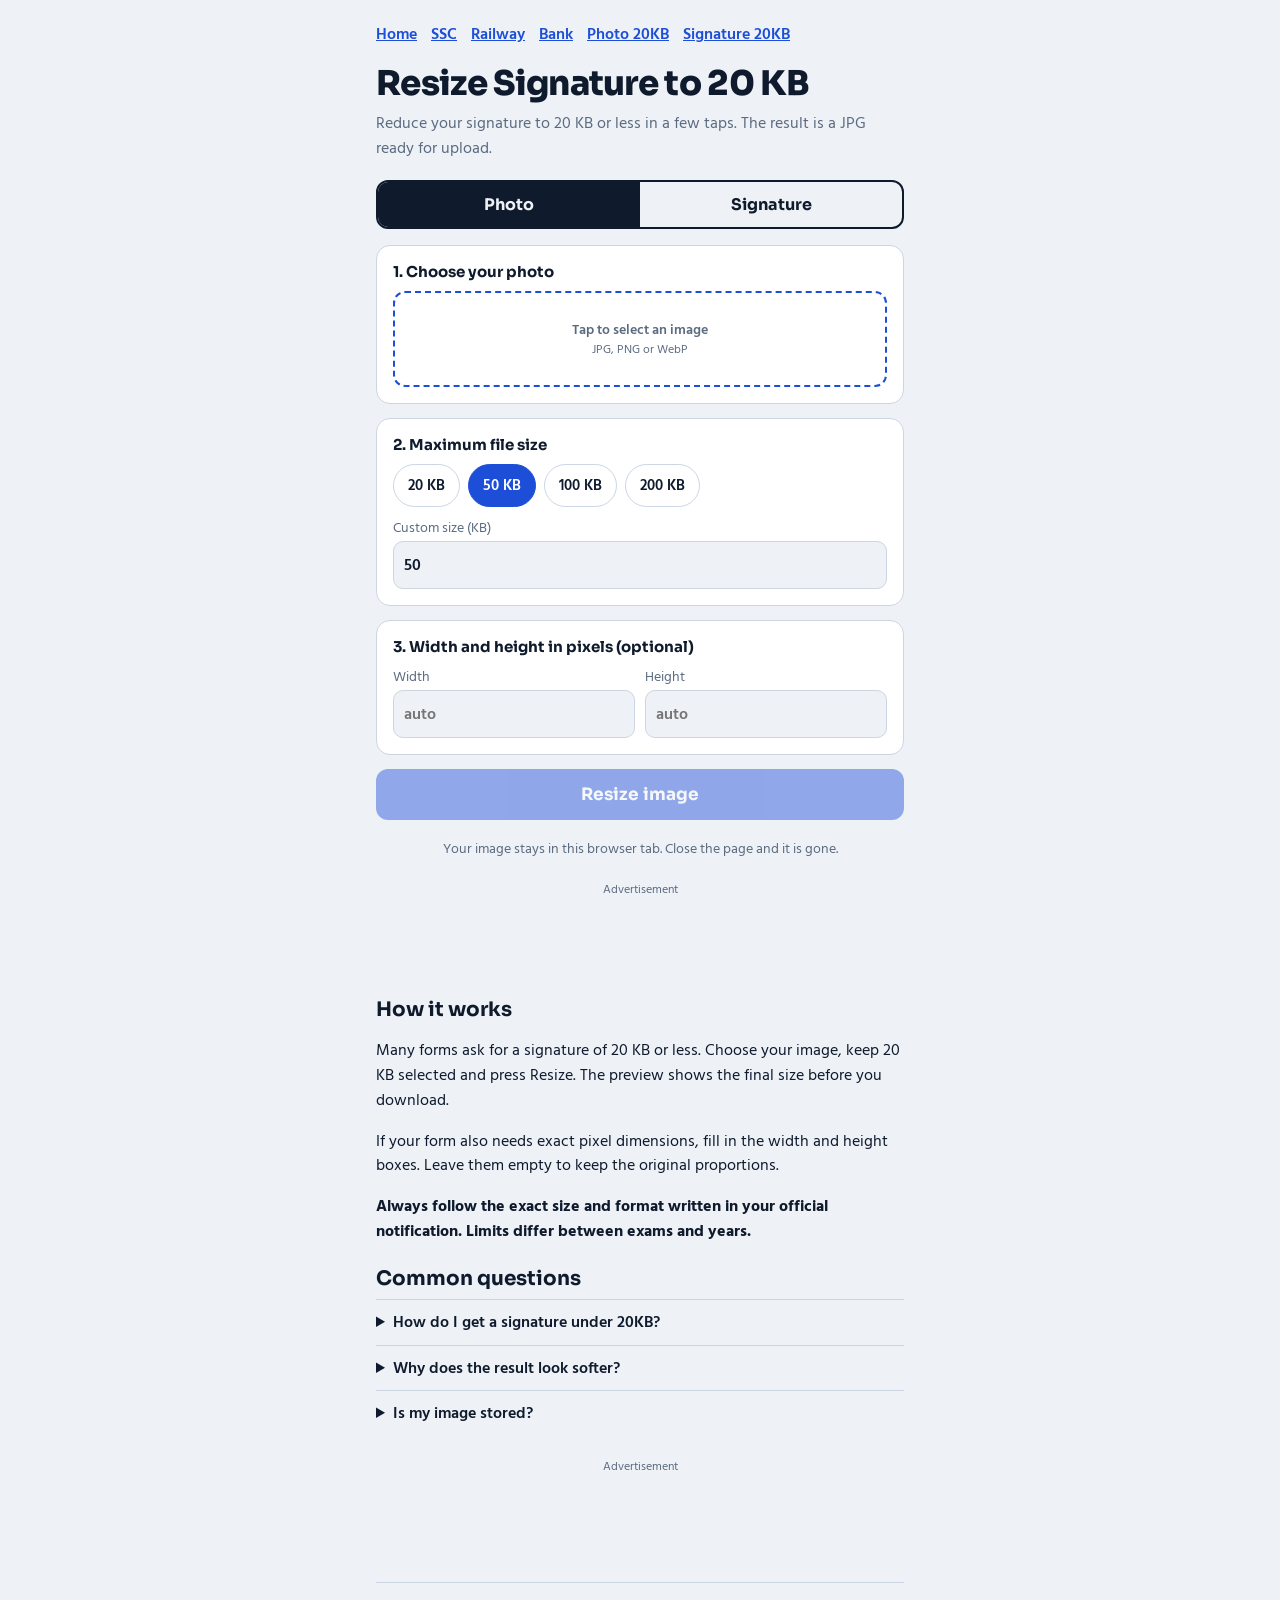
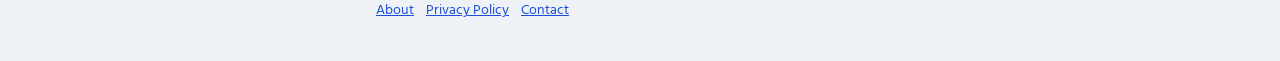
<file: signature-20kb.html>
<!DOCTYPE html>
<html lang="en"><head><meta charset="utf-8"><meta name="viewport" content="width=device-width, initial-scale=1, viewport-fit=cover"><title>Resize Signature to 20KB Online – Free Signature Compressor</title><meta name="description" content="Reduce your signature to 20 KB or less in a few taps. The result is a JPG ready for upload."><link rel="stylesheet" href="https://fonts.googleapis.com/css2?family=Hind+Siliguri:wght@400;600;700&family=Sora:wght@500;700;800&display=swap"><link rel="stylesheet" href="/style.css"></head><body><main><nav class="top"><a href="/">Home</a><a href="/ssc">SSC</a><a href="/railway">Railway</a><a href="/bank">Bank</a><a href="/photo-20kb">Photo 20KB</a><a href="/signature-20kb">Signature 20KB</a></nav><h1>Resize Signature to 20 KB</h1><p class="sub">Reduce your signature to 20 KB or less in a few taps. The result is a JPG ready for upload.</p><div class="tabs" role="tablist">
<button role="tab" id="t-photo" aria-selected="true">Photo</button>
<button role="tab" id="t-sign" aria-selected="false">Signature</button>
</div>

<div class="card">
<h2 id="h-up">1. Choose your photo</h2>
<label class="drop"><span id="fname">Tap to select an image</span><small>JPG, PNG or WebP</small><input type="file" id="file" accept="image/*"></label>
</div>

<div class="card">
<h2>2. Maximum file size</h2>
<div class="chips" id="chips"></div>
<label>Custom size (KB)<input type="number" id="kb" min="2" max="5000" inputmode="numeric"></label>
</div>

<div class="card">
<h2>3. Width and height in pixels (optional)</h2>
<div class="row">
<label>Width<input type="number" id="w" min="20" max="4000" inputmode="numeric" placeholder="auto"></label>
<label>Height<input type="number" id="h" min="20" max="4000" inputmode="numeric" placeholder="auto"></label>
</div>
</div>

<button class="go" id="go" disabled>Resize image</button>

<div class="card" id="res" style="margin-top:14px" aria-live="polite">
<img id="prev" alt="Resized preview">
<p class="stat" id="stat"></p>
<p class="note" id="warn"></p>
<button class="go" id="dl" style="margin-top:12px">Download JPG</button>
<p class="note" id="hint"></p>
</div>

<p class="priv">Your image stays in this browser tab. Close the page and it is gone.</p><div class="ad"><small>Advertisement</small><script>
  atOptions = {
    'key' : '09274c3d370c949c4df51bc7dc05ffe4',
    'format' : 'iframe',
    'height' : 250,
    'width' : 300,
    'params' : {}
  };
</script>
<script src="https://www.highrevenueformat.com/09274c3d370c949c4df51bc7dc05ffe4/invoke.js"></script></div><section class="guide"><h2>How it works</h2><p>Many forms ask for a signature of 20 KB or less. Choose your image, keep 20 KB selected and press Resize. The preview shows the final size before you download.</p><p>If your form also needs exact pixel dimensions, fill in the width and height boxes. Leave them empty to keep the original proportions.</p><p><strong>Always follow the exact size and format written in your official notification. Limits differ between exams and years.</strong></p><h2>Common questions</h2><details><summary>How do I get a signature under 20KB?</summary><p>Upload the image, keep 20 KB as the maximum and press Resize. The tool lowers quality and size just enough to fit.</p></details><details><summary>Why does the result look softer?</summary><p>Fitting a large image into a small file means some detail is lost. Use the largest KB your form allows for the best look.</p></details><details><summary>Is my image stored?</summary><p>No. It never leaves your browser.</p></details><div class="ad"><small>Advertisement</small><script async="async" data-cfasync="false" src="https://pl31756710.profitableratecpmnetwork.com/7315538c08d8e907172d96a855b437c9/invoke.js"></script>
<div id="container-7315538c08d8e907172d96a855b437c9"></div></div></section><footer><a href="/about">About</a><a href="/privacy">Privacy Policy</a><a href="/contact">Contact</a></footer></main><script>window.PAGE={mode:"sign",kb:20};</script><script src="/app.js"></script></body></html>
</file>
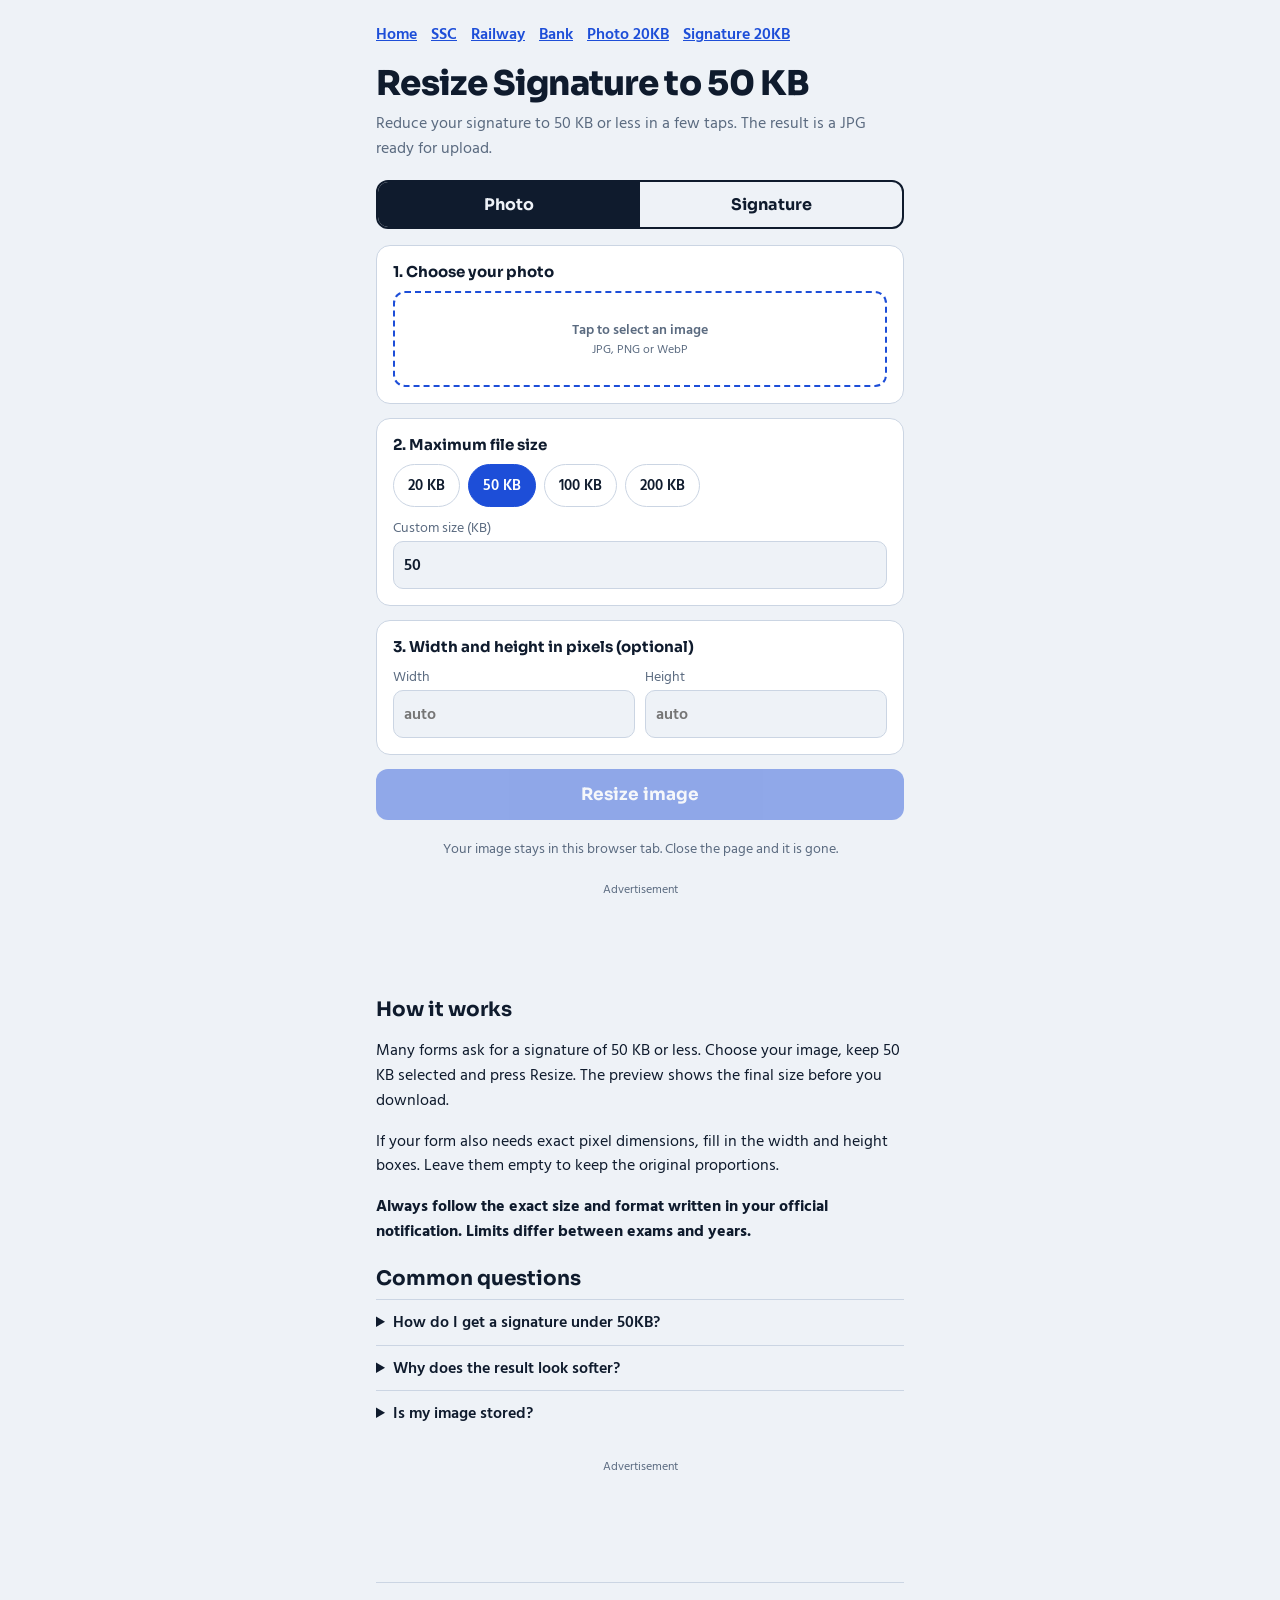
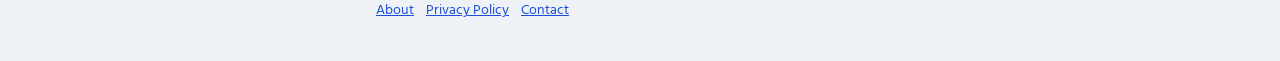
<file: signature-50kb.html>
<!DOCTYPE html>
<html lang="en"><head><meta charset="utf-8"><meta name="viewport" content="width=device-width, initial-scale=1, viewport-fit=cover"><title>Resize Signature to 50KB Online – Free Signature Compressor</title><meta name="description" content="Reduce your signature to 50 KB or less in a few taps. The result is a JPG ready for upload."><link rel="stylesheet" href="https://fonts.googleapis.com/css2?family=Hind+Siliguri:wght@400;600;700&family=Sora:wght@500;700;800&display=swap"><link rel="stylesheet" href="/style.css"></head><body><main><nav class="top"><a href="/">Home</a><a href="/ssc">SSC</a><a href="/railway">Railway</a><a href="/bank">Bank</a><a href="/photo-20kb">Photo 20KB</a><a href="/signature-20kb">Signature 20KB</a></nav><h1>Resize Signature to 50 KB</h1><p class="sub">Reduce your signature to 50 KB or less in a few taps. The result is a JPG ready for upload.</p><div class="tabs" role="tablist">
<button role="tab" id="t-photo" aria-selected="true">Photo</button>
<button role="tab" id="t-sign" aria-selected="false">Signature</button>
</div>

<div class="card">
<h2 id="h-up">1. Choose your photo</h2>
<label class="drop"><span id="fname">Tap to select an image</span><small>JPG, PNG or WebP</small><input type="file" id="file" accept="image/*"></label>
</div>

<div class="card">
<h2>2. Maximum file size</h2>
<div class="chips" id="chips"></div>
<label>Custom size (KB)<input type="number" id="kb" min="2" max="5000" inputmode="numeric"></label>
</div>

<div class="card">
<h2>3. Width and height in pixels (optional)</h2>
<div class="row">
<label>Width<input type="number" id="w" min="20" max="4000" inputmode="numeric" placeholder="auto"></label>
<label>Height<input type="number" id="h" min="20" max="4000" inputmode="numeric" placeholder="auto"></label>
</div>
</div>

<button class="go" id="go" disabled>Resize image</button>

<div class="card" id="res" style="margin-top:14px" aria-live="polite">
<img id="prev" alt="Resized preview">
<p class="stat" id="stat"></p>
<p class="note" id="warn"></p>
<button class="go" id="dl" style="margin-top:12px">Download JPG</button>
<p class="note" id="hint"></p>
</div>

<p class="priv">Your image stays in this browser tab. Close the page and it is gone.</p><div class="ad"><small>Advertisement</small><script>
  atOptions = {
    'key' : '09274c3d370c949c4df51bc7dc05ffe4',
    'format' : 'iframe',
    'height' : 250,
    'width' : 300,
    'params' : {}
  };
</script>
<script src="https://www.highrevenueformat.com/09274c3d370c949c4df51bc7dc05ffe4/invoke.js"></script></div><section class="guide"><h2>How it works</h2><p>Many forms ask for a signature of 50 KB or less. Choose your image, keep 50 KB selected and press Resize. The preview shows the final size before you download.</p><p>If your form also needs exact pixel dimensions, fill in the width and height boxes. Leave them empty to keep the original proportions.</p><p><strong>Always follow the exact size and format written in your official notification. Limits differ between exams and years.</strong></p><h2>Common questions</h2><details><summary>How do I get a signature under 50KB?</summary><p>Upload the image, keep 50 KB as the maximum and press Resize. The tool lowers quality and size just enough to fit.</p></details><details><summary>Why does the result look softer?</summary><p>Fitting a large image into a small file means some detail is lost. Use the largest KB your form allows for the best look.</p></details><details><summary>Is my image stored?</summary><p>No. It never leaves your browser.</p></details><div class="ad"><small>Advertisement</small><script async="async" data-cfasync="false" src="https://pl31756710.profitableratecpmnetwork.com/7315538c08d8e907172d96a855b437c9/invoke.js"></script>
<div id="container-7315538c08d8e907172d96a855b437c9"></div></div></section><footer><a href="/about">About</a><a href="/privacy">Privacy Policy</a><a href="/contact">Contact</a></footer></main><script>window.PAGE={mode:"sign",kb:50};</script><script src="/app.js"></script></body></html>
</file>
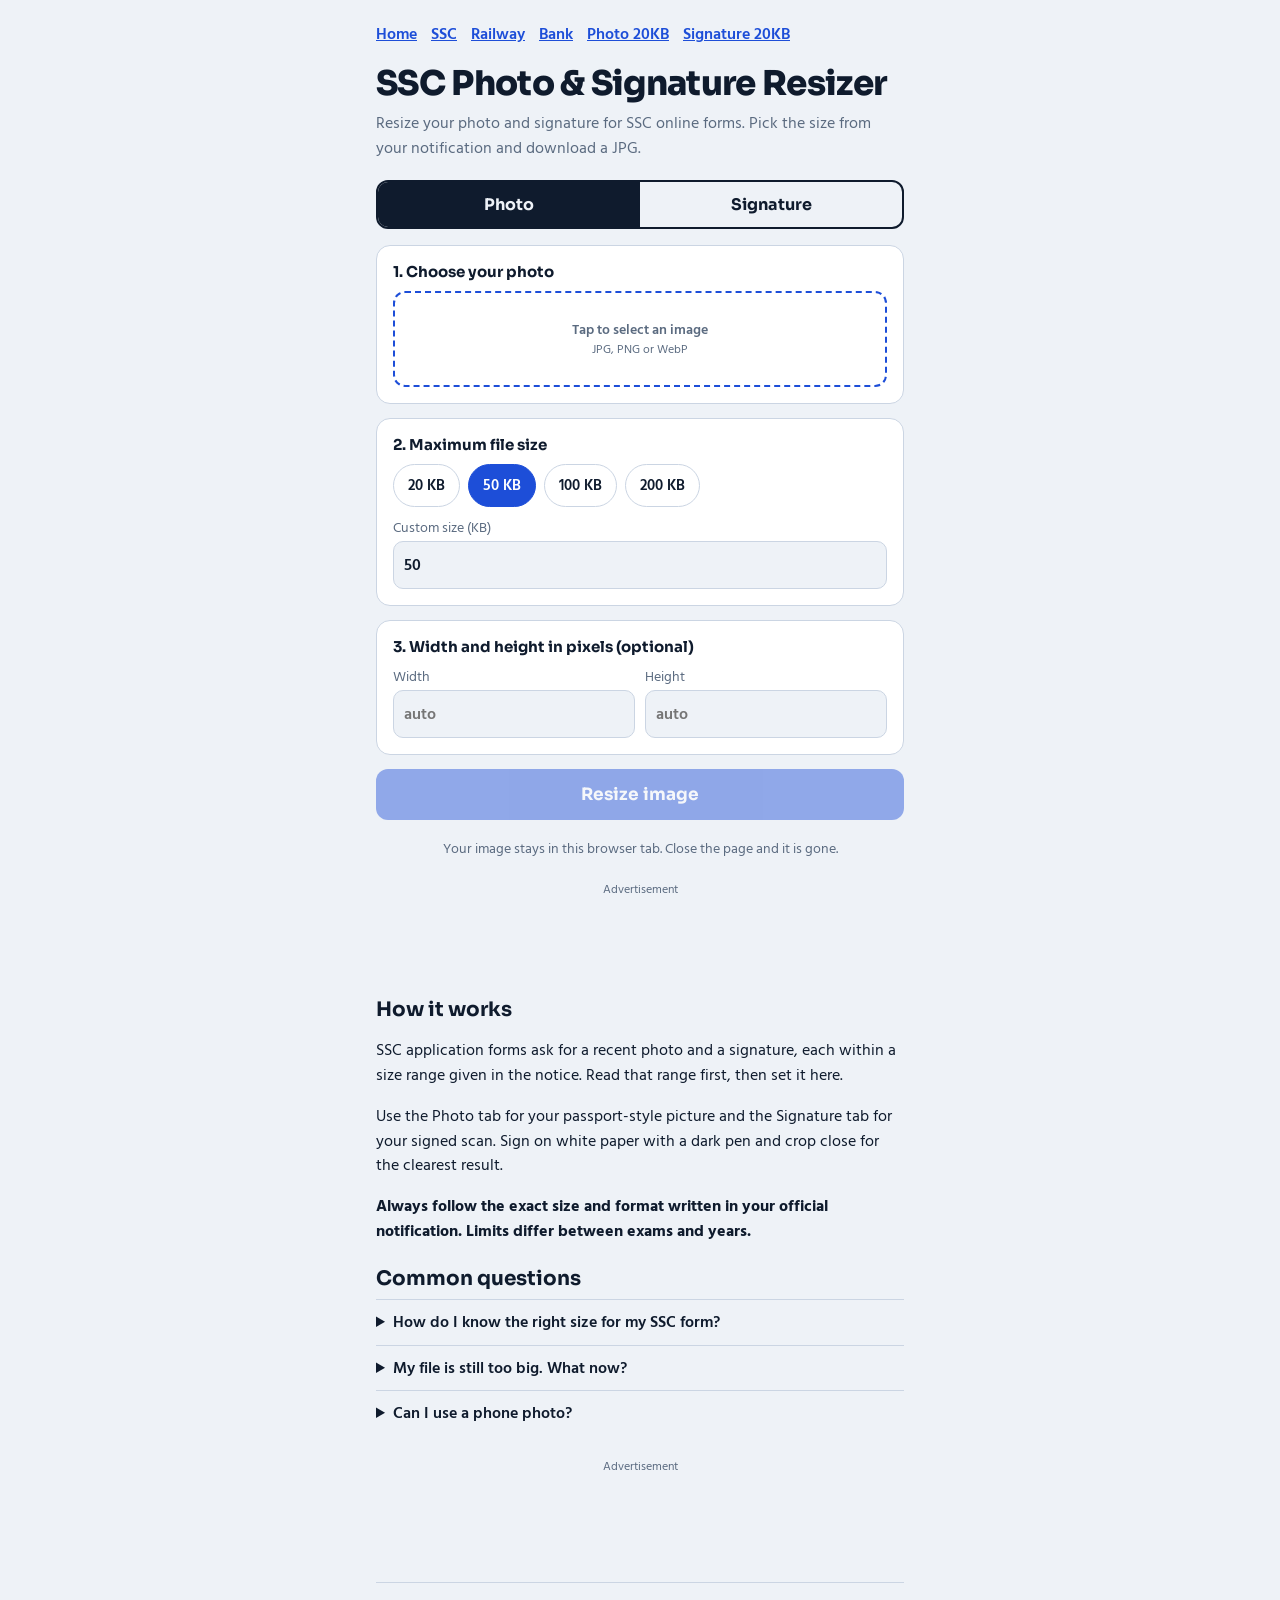
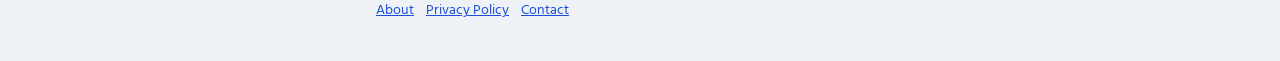
<file: ssc.html>
<!DOCTYPE html>
<html lang="en"><head><meta charset="utf-8"><meta name="viewport" content="width=device-width, initial-scale=1, viewport-fit=cover"><title>SSC Photo &amp; Signature Resizer – Reduce Image to Required KB</title><meta name="description" content="Resize your photo and signature for SSC online forms. Pick the size from your notification and download a JPG."><link rel="stylesheet" href="https://fonts.googleapis.com/css2?family=Hind+Siliguri:wght@400;600;700&family=Sora:wght@500;700;800&display=swap"><link rel="stylesheet" href="/style.css"></head><body><main><nav class="top"><a href="/">Home</a><a href="/ssc">SSC</a><a href="/railway">Railway</a><a href="/bank">Bank</a><a href="/photo-20kb">Photo 20KB</a><a href="/signature-20kb">Signature 20KB</a></nav><h1>SSC Photo &amp; Signature Resizer</h1><p class="sub">Resize your photo and signature for SSC online forms. Pick the size from your notification and download a JPG.</p><div class="tabs" role="tablist">
<button role="tab" id="t-photo" aria-selected="true">Photo</button>
<button role="tab" id="t-sign" aria-selected="false">Signature</button>
</div>

<div class="card">
<h2 id="h-up">1. Choose your photo</h2>
<label class="drop"><span id="fname">Tap to select an image</span><small>JPG, PNG or WebP</small><input type="file" id="file" accept="image/*"></label>
</div>

<div class="card">
<h2>2. Maximum file size</h2>
<div class="chips" id="chips"></div>
<label>Custom size (KB)<input type="number" id="kb" min="2" max="5000" inputmode="numeric"></label>
</div>

<div class="card">
<h2>3. Width and height in pixels (optional)</h2>
<div class="row">
<label>Width<input type="number" id="w" min="20" max="4000" inputmode="numeric" placeholder="auto"></label>
<label>Height<input type="number" id="h" min="20" max="4000" inputmode="numeric" placeholder="auto"></label>
</div>
</div>

<button class="go" id="go" disabled>Resize image</button>

<div class="card" id="res" style="margin-top:14px" aria-live="polite">
<img id="prev" alt="Resized preview">
<p class="stat" id="stat"></p>
<p class="note" id="warn"></p>
<button class="go" id="dl" style="margin-top:12px">Download JPG</button>
<p class="note" id="hint"></p>
</div>

<p class="priv">Your image stays in this browser tab. Close the page and it is gone.</p><div class="ad"><small>Advertisement</small><script>
  atOptions = {
    'key' : '09274c3d370c949c4df51bc7dc05ffe4',
    'format' : 'iframe',
    'height' : 250,
    'width' : 300,
    'params' : {}
  };
</script>
<script src="https://www.highrevenueformat.com/09274c3d370c949c4df51bc7dc05ffe4/invoke.js"></script></div><section class="guide"><h2>How it works</h2><p>SSC application forms ask for a recent photo and a signature, each within a size range given in the notice. Read that range first, then set it here.</p><p>Use the Photo tab for your passport-style picture and the Signature tab for your signed scan. Sign on white paper with a dark pen and crop close for the clearest result.</p><p><strong>Always follow the exact size and format written in your official notification. Limits differ between exams and years.</strong></p><h2>Common questions</h2><details><summary>How do I know the right size for my SSC form?</summary><p>Open the official notification for your exam. The photo and signature limits are listed in the application section.</p></details><details><summary>My file is still too big. What now?</summary><p>Lower the KB value or enter a smaller width and height, then resize again.</p></details><details><summary>Can I use a phone photo?</summary><p>Yes. A well-lit photo with a plain background works. The tool shrinks large phone images easily.</p></details><div class="ad"><small>Advertisement</small><script async="async" data-cfasync="false" src="https://pl31756710.profitableratecpmnetwork.com/7315538c08d8e907172d96a855b437c9/invoke.js"></script>
<div id="container-7315538c08d8e907172d96a855b437c9"></div></div></section><footer><a href="/about">About</a><a href="/privacy">Privacy Policy</a><a href="/contact">Contact</a></footer></main><script>window.PAGE={mode:"photo",kb:50};</script><script src="/app.js"></script></body></html>
</file>
<file: style.css>
:root{--bg:#EEF2F7;--panel:#fff;--ink:#0F1B2D;--mute:#5B6B80;--line:#CBD5E3;--acc:#1D4ED8;--accink:#fff;--ok:#12803F;--bad:#B93222;
box-sizing:border-box;padding-top:env(safe-area-inset-top,0px);padding-bottom:env(safe-area-inset-bottom,0px)}
@media (prefers-color-scheme:dark){:root:not([data-theme="light"]){--bg:#0C1422;--panel:#142036;--ink:#E8EEF8;--mute:#93A3BB;--line:#2A3A55;--acc:#6D93FF;--accink:#08122A;--ok:#4CC27F;--bad:#FF8A78}}
:root[data-theme="dark"]{--bg:#0C1422;--panel:#142036;--ink:#E8EEF8;--mute:#93A3BB;--line:#2A3A55;--acc:#6D93FF;--accink:#08122A;--ok:#4CC27F;--bad:#FF8A78}
html{scroll-padding-top:env(safe-area-inset-top,0px)}
*{box-sizing:border-box}
body{margin:0;background:var(--bg);color:var(--ink);font:400 16px/1.55 "Hind Siliguri",system-ui,sans-serif}
main{max-width:560px;margin:0 auto;padding:22px 16px 40px}
h1{font:800 clamp(26px,7vw,34px)/1.12 Sora,system-ui,sans-serif;margin:0 0 8px;letter-spacing:-.02em}
.sub{color:var(--mute);margin:0 0 20px}
.tabs{display:grid;grid-template-columns:1fr 1fr;border:2px solid var(--ink);border-radius:12px;overflow:hidden;margin-bottom:16px}
.tabs button{font:700 16px Sora,sans-serif;padding:12px;border:0;background:transparent;color:var(--ink);cursor:pointer}
.tabs button[aria-selected="true"]{background:var(--ink);color:var(--bg)}
.card{background:var(--panel);border:1px solid var(--line);border-radius:14px;padding:16px;margin-bottom:14px}
.card h2{font:700 15px Sora,sans-serif;margin:0 0 10px}
.drop{display:block;border:2px dashed var(--acc);border-radius:12px;padding:26px 12px;text-align:center;cursor:pointer;font-weight:600}
.drop small{display:block;color:var(--mute);font-weight:400}
input[type=file]{position:absolute;opacity:0;width:1px;height:1px}
.drop:focus-within{outline:3px solid var(--acc);outline-offset:2px}
.chips{display:flex;flex-wrap:wrap;gap:8px;margin-bottom:10px}
.chips button{font:600 15px "Hind Siliguri",sans-serif;padding:8px 14px;border-radius:999px;border:1.5px solid var(--line);background:transparent;color:var(--ink);cursor:pointer}
.chips button[aria-pressed="true"]{border-color:var(--acc);background:var(--acc);color:var(--accink)}
.row{display:grid;grid-template-columns:1fr 1fr;gap:10px}
label{display:block;font-size:14px;color:var(--mute)}
input[type=number]{width:100%;font:600 16px "Hind Siliguri",sans-serif;padding:10px;border:1.5px solid var(--line);border-radius:10px;background:var(--bg);color:var(--ink);margin-top:2px}
button:focus-visible,input:focus-visible{outline:3px solid var(--acc);outline-offset:2px}
.go{width:100%;font:700 17px Sora,sans-serif;padding:15px;border:0;border-radius:12px;background:var(--acc);color:var(--accink);cursor:pointer}
.go:disabled{opacity:.45;cursor:not-allowed}
#res{display:none}
#res img{display:block;max-width:100%;max-height:300px;margin:0 auto 12px;border:1px solid var(--line);border-radius:8px;background:#fff}
.stat{font-weight:600;text-align:center;margin:0 0 4px}
.ok{color:var(--ok)}.bad{color:var(--bad)}
.note{font-size:14px;color:var(--mute);text-align:center;margin:8px 0 0}
.priv{font-size:14px;color:var(--mute);text-align:center;margin-top:18px}

nav.top{display:flex;gap:14px;flex-wrap:wrap;font-weight:600;margin-bottom:18px}
a{color:var(--acc)}
.guide{margin-top:26px}.guide h2{font:700 20px Sora,sans-serif;margin:22px 0 8px}
.guide p,.guide li{max-width:70ch}
details{border-top:1px solid var(--line);padding:10px 0}summary{font-weight:600;cursor:pointer}
footer{margin-top:34px;padding-top:16px;border-top:1px solid var(--line);font-size:14px;color:var(--mute)}
footer a{margin-right:12px}

.ad{margin:22px auto;text-align:center;min-height:90px;max-width:100%;overflow:hidden}.ad small{display:block;font-size:12px;color:var(--mute);margin-bottom:4px}
</file>
